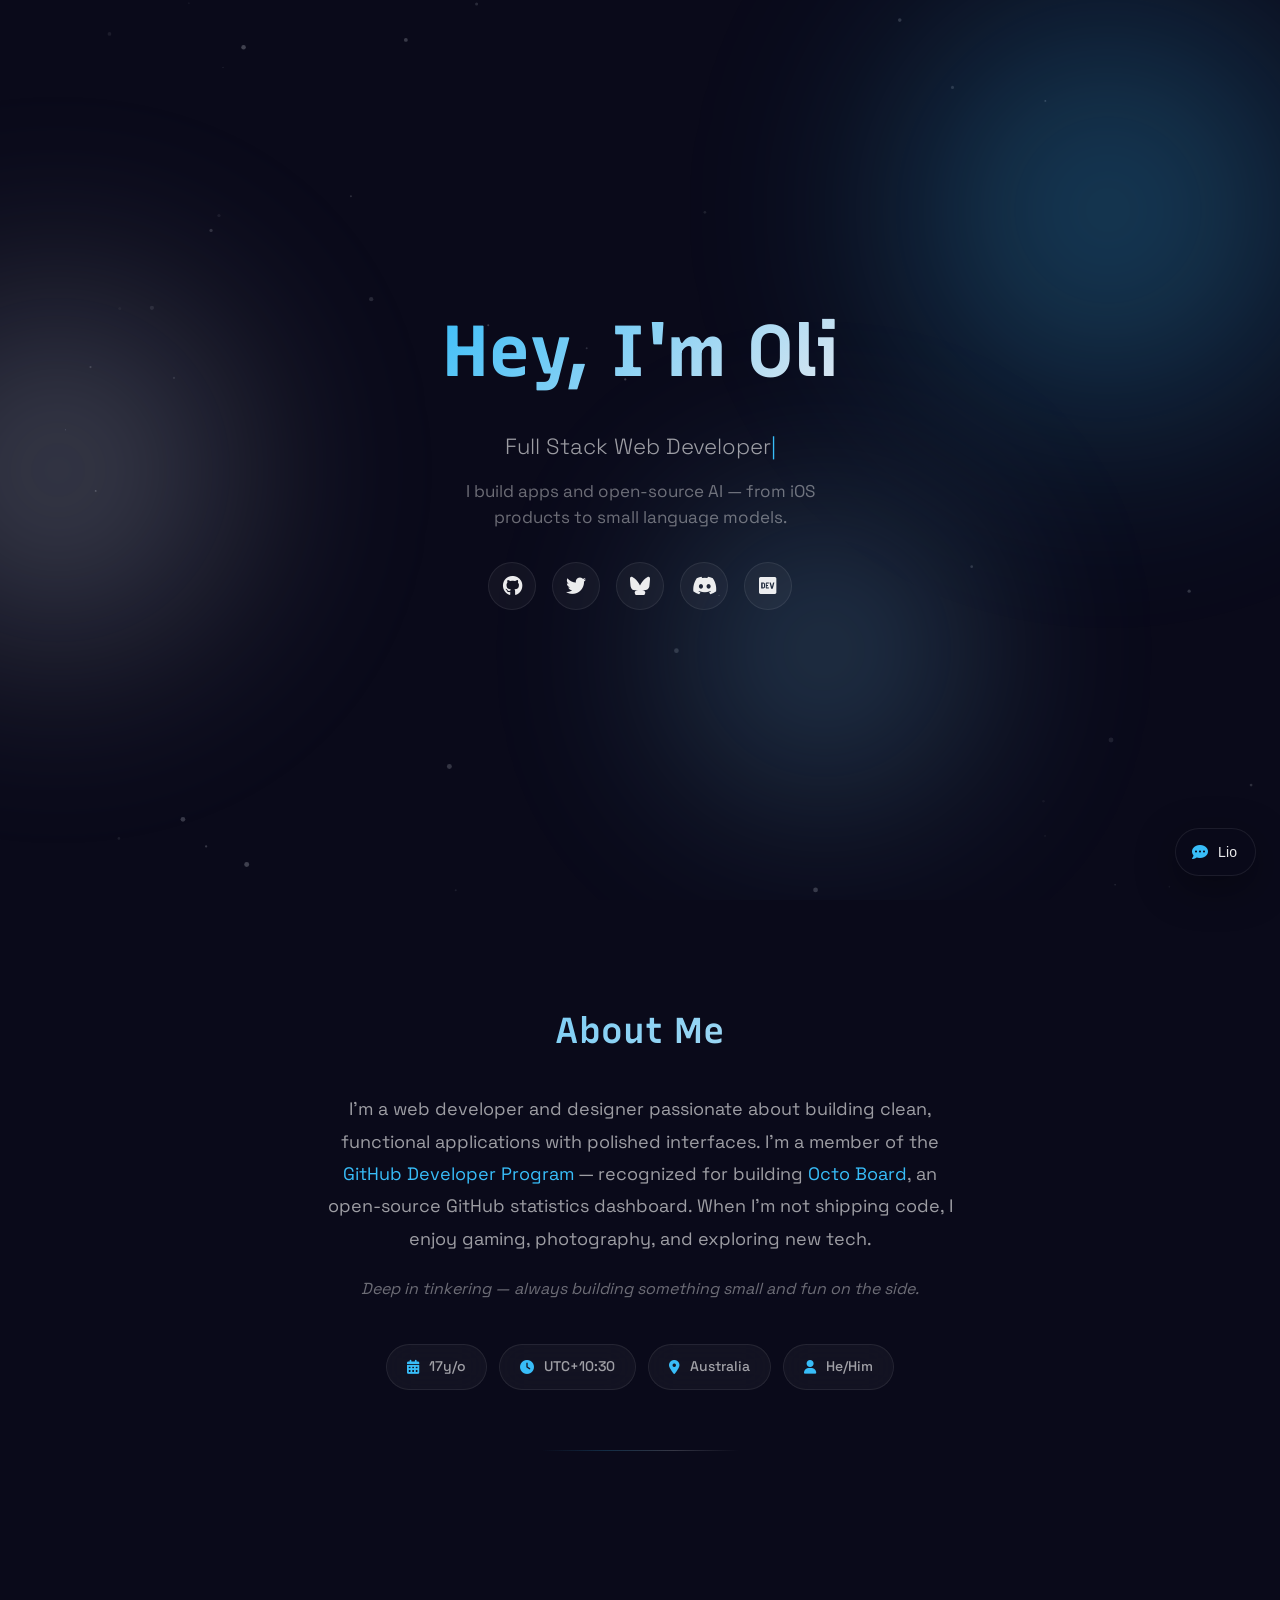
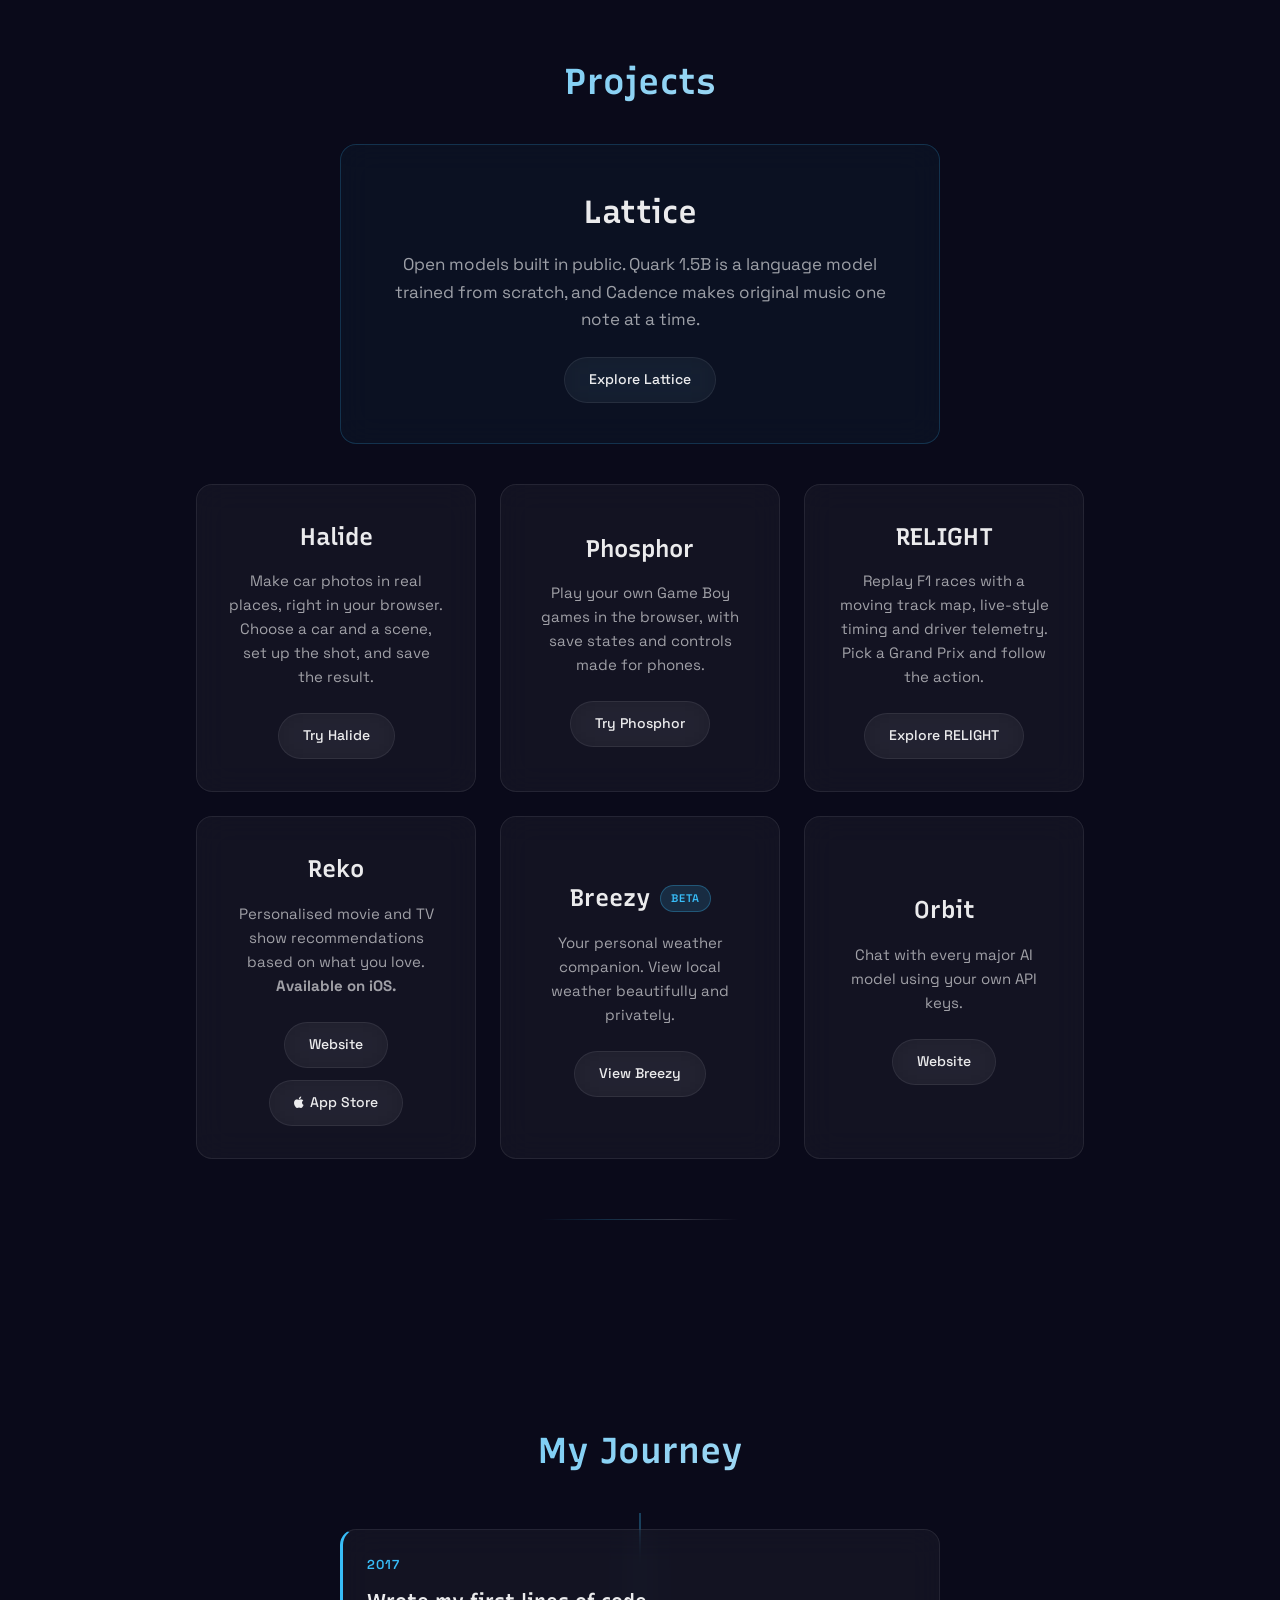
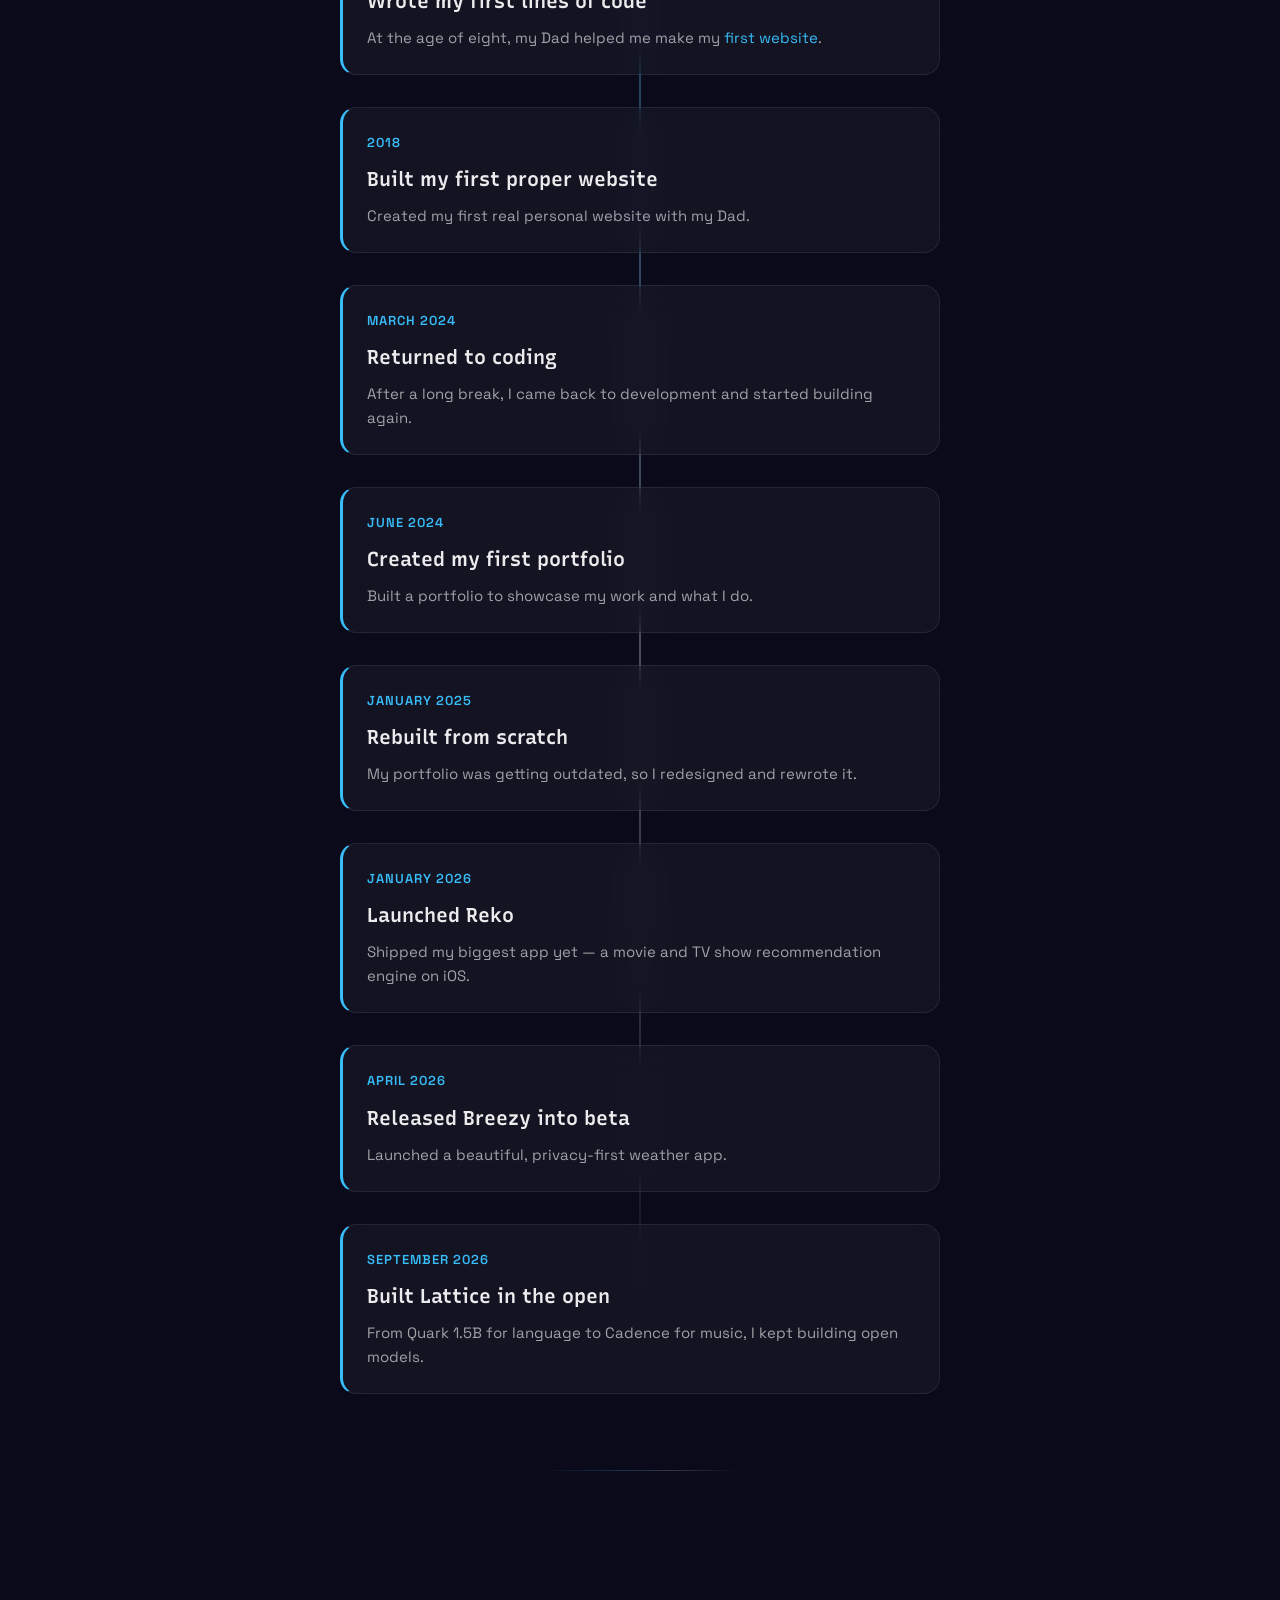
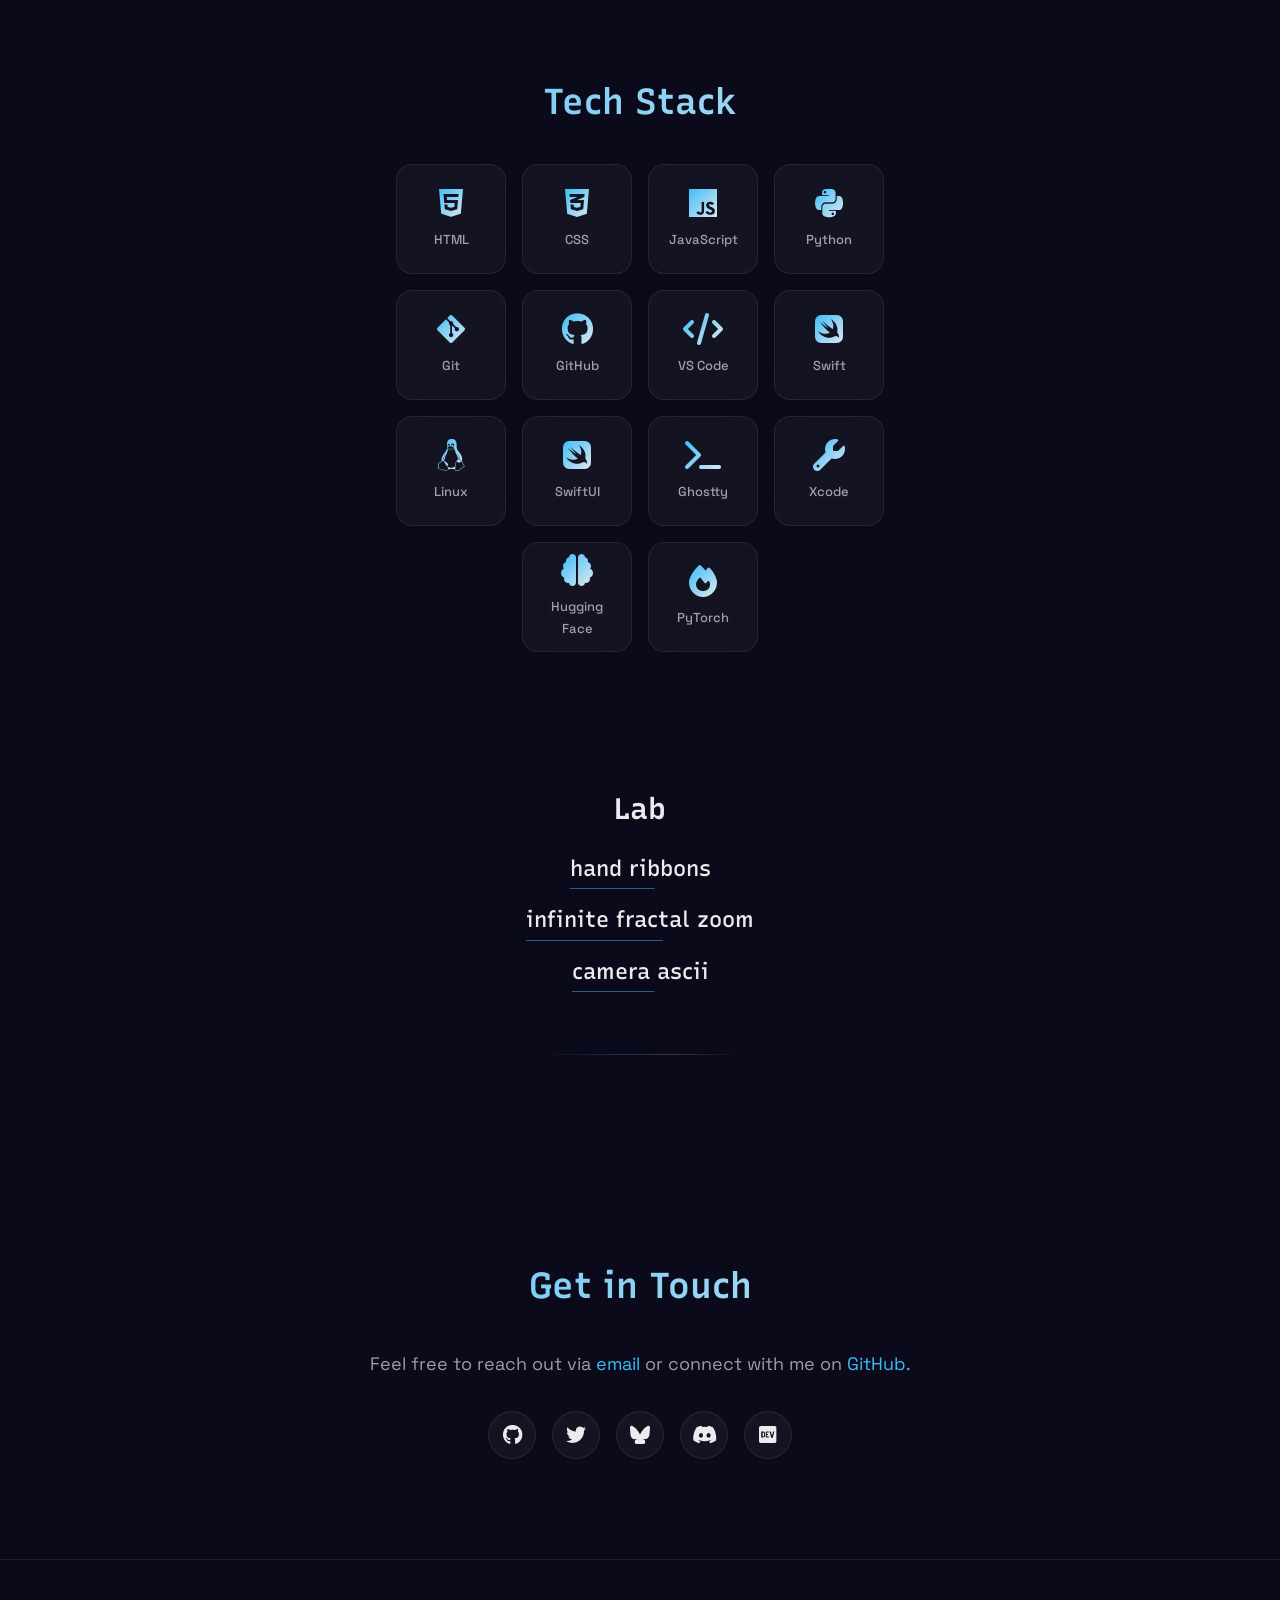
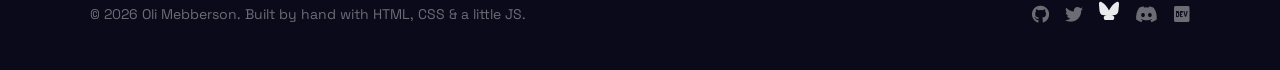
<file: index.html>
<!DOCTYPE html>
<html lang="en">

<head>
    <meta charset="UTF-8">
    <meta name="viewport" content="width=device-width, initial-scale=1.0">
    <meta name="description" content="Portfolio of Oli Mebberson, a web developer and designer.">
    <meta name="keywords" content="web development, design, portfolio, Oli Mebberson">
    <meta property="og:title" content="Oli Mebberson | Portfolio">
    <meta property="og:description" content="Web developer and designer building clean, functional applications. Creator of Reko and Breezy.">
    <meta property="og:url" content="https://oli.mebberson.com/">
    <meta property="og:type" content="website">
    <meta name="twitter:card" content="summary_large_image">
    <meta name="twitter:title" content="Oli Mebberson | Portfolio">
    <meta name="twitter:description" content="Web developer and designer building clean, functional applications.">
    <link rel="canonical" href="https://oli.mebberson.com/">
    <title>Oli Mebberson | Portfolio</title>
    <link rel="preconnect" href="https://fonts.googleapis.com">
    <link rel="preconnect" href="https://fonts.gstatic.com" crossorigin>
    <link href="https://fonts.googleapis.com/css2?family=Recursive:wght@400;600;700&family=Space+Grotesk:wght@300;400;500;600;700&display=swap" rel="stylesheet">
    <link rel="stylesheet" href="styles.css">
    <link href="https://cdnjs.cloudflare.com/ajax/libs/font-awesome/6.5.1/css/all.min.css" rel="stylesheet">
    <link rel="icon" href="images/favicon.png?v=2" type="image/png">
</head>

<body>
    <div id="loader" class="loader">
        <div class="loader-spinner"></div>
    </div>

    <div id="toast" class="toast">Copied!</div>

    <div id="scroll-progress"></div>

    <canvas id="particles"></canvas>

    <nav id="navbar" class="navbar">
        <div class="nav-inner">
            <a href="#hero" class="nav-logo">OM</a>
            <div class="nav-links">
                <a href="#about" class="nav-link">About</a>
                <a href="#projects" class="nav-link">Projects</a>
                <a href="#timeline" class="nav-link">Journey</a>
                <a href="#tech-stack" class="nav-link">Tech</a>
                <a href="#contact" class="nav-link">Contact</a>
            </div>
            <button class="nav-toggle" aria-label="Toggle navigation">
                <span></span>
                <span></span>
                <span></span>
            </button>
        </div>
        <div class="nav-mobile">
            <a href="#about" class="nav-link">About</a>
            <a href="#projects" class="nav-link">Projects</a>
            <a href="#timeline" class="nav-link">Journey</a>
            <a href="#tech-stack" class="nav-link">Tech</a>
            <a href="#contact" class="nav-link">Contact</a>
        </div>
    </nav>

    <div class="orbs" aria-hidden="true">
        <div class="orb-parallax orb-parallax-1">
            <div class="orb orb-1"></div>
        </div>
        <div class="orb-parallax orb-parallax-2">
            <div class="orb orb-2"></div>
        </div>
        <div class="orb-parallax orb-parallax-3">
            <div class="orb orb-3"></div>
        </div>
    </div>

    <header>
        <section id="hero">
            <div class="hero-content">
                <h1>Hey, I'm Oli</h1>
                <p class="hero-typed"><span id="typed-text"></span><span class="typed-cursor">|</span></p>
                <p class="hero-tagline">I build apps and open-source AI — from iOS products to small language models.</p>
                <nav class="social-links">
                    <a href="https://github.com/olii-dev" target="_blank" class="social-link" aria-label="GitHub">
                        <i class="fab fa-github"></i>
                    </a>
                    <a href="https://twitter.com/olii_dev" target="_blank" class="social-link" aria-label="Twitter">
                        <i class="fab fa-twitter"></i>
                    </a>
                    <a href="https://bsky.app/profile/funnylollypop.bsky.social" target="_blank" class="social-link" aria-label="Bluesky">
                        <svg class="social-icon" viewBox="0 0 64 57" fill="currentColor" xmlns="http://www.w3.org/2000/svg"><path d="M13.873 3.805C21.21 9.332 29.103 20.537 32 26.55c2.897-6.013 10.79-17.218 18.127-22.745C56.965-2.284 64-4.436 64 6.13c0 2.566-1.468 21.533-2.326 24.63C59.18 40.79 48.438 43.73 38.265 41.14c10.932 1.89 13.686 7.724 7.69 15.858L32 57l-13.955-.002c-5.996-8.134-3.242-13.968 7.69-15.858-15.173 2.59-20.915-.35-23.409-10.38C1.468 27.663 0 8.696 0 6.13 0-4.436 7.035-2.284 13.873 3.805z"/></svg>
                    </a>
                    <a href="https://discord.gg/Trxcqusfgc" target="_blank" class="social-link" aria-label="Discord">
                        <i class="fab fa-discord"></i>
                    </a>
                    <a href="https://dev.to/oliidev" target="_blank" class="social-link" aria-label="Dev.to">
                        <i class="fab fa-dev"></i>
                    </a>
                </nav>
            </div>
        </section>
    </header>

    <main>
        <section id="about" class="section">
            <h2 class="reveal">About Me</h2>
            <p class="reveal">I'm a web developer and designer passionate about building clean, functional applications with
                polished interfaces. I'm a member of the <a
                    href="https://docs.github.com/en/get-started/exploring-integrations/github-developer-program"
                    target="_blank" class="fancy-underline">GitHub Developer Program</a> — recognized for building <a
                    href="https://olii-dev.github.io/Octo-Board/" target="_blank"
                    class="fancy-underline">Octo Board</a>, an open-source GitHub
                statistics dashboard. When I'm not shipping code, I enjoy gaming, photography, and exploring new tech.</p>
            <p class="reveal about-tinker">Deep in tinkering — always building something small and fun on the side.</p>
            <div class="pill-container reveal" data-stagger="80">
                <div class="pill">
                    <i class="fas fa-calendar-alt"></i>
                    <span>17y/o</span>
                </div>
                <div class="pill">
                    <i class="fas fa-clock"></i>
                    <span>UTC+10:30</span>
                </div>
                <div class="pill">
                    <i class="fas fa-map-marker-alt"></i>
                    <span>Australia</span>
                </div>
                <div class="pill">
                    <i class="fa-solid fa-user"></i>
                    <span>He/Him</span>
                </div>
            </div>
        </section>

        <section id="projects" class="section">
            <h2 class="reveal">Projects</h2>
            <div class="projects-container" data-stagger="100">
                <div class="featured-wrapper reveal">
                    <article class="project featured">
                        <a href="https://lattice.mebbo.cloud/" class="project-card-link" aria-label="Explore Lattice"></a>
                        <h3>Lattice</h3>
                        <p>Open models built in public. Quark 1.5B is a language model trained from scratch, and Cadence makes original music one note at a time.</p>
                        <div class="project-links">
                            <a href="https://lattice.mebbo.cloud/" class="project-link">Explore Lattice</a>
                        </div>
                    </article>
                </div>
                <article class="project reveal">
                    <a href="https://halide.mebbo.cloud/" class="project-card-link" aria-label="Try Halide"></a>
                    <h3>Halide</h3>
                    <p>Make car photos in real places, right in your browser. Choose a car and a scene, set up the shot, and save the result.</p>
                    <div class="project-links"><a href="https://halide.mebbo.cloud/" class="project-link">Try Halide</a></div>
                </article>
                <article class="project reveal">
                    <a href="https://phosphor.mebbo.cloud/" class="project-card-link" aria-label="Try Phosphor"></a>
                    <h3>Phosphor</h3>
                    <p>Play your own Game Boy games in the browser, with save states and controls made for phones.</p>
                    <div class="project-links"><a href="https://phosphor.mebbo.cloud/" class="project-link">Try Phosphor</a></div>
                </article>
                <article class="project reveal">
                    <a href="https://relight.mebbo.cloud/" class="project-card-link" aria-label="Explore RELIGHT"></a>
                    <h3>RELIGHT</h3>
                    <p>Replay F1 races with a moving track map, live-style timing and driver telemetry. Pick a Grand Prix and follow the action.</p>
                    <div class="project-links"><a href="https://relight.mebbo.cloud/" class="project-link">Explore RELIGHT</a></div>
                </article>
                <article class="project reveal">
                    <a href="projects/reko/" class="project-card-link" aria-label="Reko case study"></a>
                    <h3>Reko</h3>
                    <p>Personalised movie and TV show recommendations based on what you love.
                        <b>Available on iOS.</b></p>
                    <div class="project-links">
                        <a href="https://olii-dev.github.io/reko-site/" target="_blank"
                            class="project-link">Website</a>
                        <a href="https://apps.apple.com/us/app/reko/id6756222907" target="_blank"
                            class="project-link">
                            <i class="fab fa-apple"></i> App Store
                        </a>
                    </div>
                </article>
                <article class="project reveal">
                    <a href="projects/breezy/" class="project-card-link" aria-label="Breezy case study"></a>
                    <h3>Breezy <span class="badge">Beta</span></h3>
                    <p>Your personal weather companion. View local weather beautifully and privately.</p>
                    <a href="https://olii-dev.github.io/breezy-site/" target="_blank"
                        class="project-link">View Breezy</a>
                </article>
                <article class="project reveal">
                    <a href="projects/orbit/" class="project-card-link" aria-label="Orbit case study"></a>
                    <h3>Orbit</h3>
                    <p>Chat with every major AI model using your own API keys.</p>
                    <a href="https://orbitthe.cloud/" target="_blank" class="project-link">Website</a>
                </article>
            </div>
        </section>

        <section id="timeline" class="section">
            <h2 class="reveal">My Journey</h2>
            <div class="timeline-container" data-stagger="100">
                <div class="timeline-item reveal">
                    <div class="timeline-content">
                        <span class="timeline-date">2017</span>
                        <h3>Wrote my first lines of code</h3>
                        <p>At the age of eight, my Dad helped me make my <a
                                href="https://olimebberson.github.io/olidraw/" target="_blank"
                                class="fancy-underline">first website</a>.</p>
                        <div class="timeline-extra">
                            <p>I had so much fun on this project with my Dad and it sparked something in me. That was
                                over eight years ago!</p>
                        </div>
                    </div>
                </div>
                <div class="timeline-item reveal">
                    <div class="timeline-content">
                        <span class="timeline-date">2018</span>
                        <h3>Built my first proper website</h3>
                        <p>Created my first real personal website with my Dad.</p>
                        <div class="timeline-extra">
                            <p>Working on <a href="https://olimebberson.github.io/www/index.html" target="_blank"
                                    class="fancy-underline">this site</a> with my Dad was an amazing experience — the
                                feeling of building something together was unforgettable.</p>
                        </div>
                    </div>
                </div>
                <div class="timeline-item reveal">
                    <div class="timeline-content">
                        <span class="timeline-date">March 2024</span>
                        <h3>Returned to coding</h3>
                        <p>After a long break, I came back to development and started building again.</p>
                        <div class="timeline-extra">
                            <p>I started with a SwiftUI app called 'Sliffer' — a place to find iOS Shortcuts. <a
                                    href="https://olii-dev.github.io/sliffer/" target="_blank"
                                    class="fancy-underline">Check it out</a>.</p>
                        </div>
                    </div>
                </div>
                <div class="timeline-item reveal">
                    <div class="timeline-content">
                        <span class="timeline-date">June 2024</span>
                        <h3>Created my first portfolio</h3>
                        <p>Built a portfolio to showcase my work and what I do.</p>
                        <div class="timeline-extra">
                            <p>My first real attempt at putting myself out there as a developer.</p>
                        </div>
                    </div>
                </div>
                <div class="timeline-item reveal">
                    <div class="timeline-content">
                        <span class="timeline-date">January 2025</span>
                        <h3>Rebuilt from scratch</h3>
                        <p>My portfolio was getting outdated, so I redesigned and rewrote it.</p>
                        <div class="timeline-extra">
                            <p>Simplified the design and focused on what matters — clean presentation of my work.</p>
                        </div>
                    </div>
                </div>
                <div class="timeline-item reveal">
                    <div class="timeline-content">
                        <span class="timeline-date">January 2026</span>
                        <h3>Launched Reko</h3>
                        <p>Shipped my biggest app yet — a movie and TV show recommendation engine on iOS.</p>
                        <div class="timeline-extra">
                            <p>Reko is a personalised recommendation engine for movies and TV shows. I built the entire
                                stack including the iOS app and website. <a
                                    href="https://apps.apple.com/us/app/reko/id6756222907" target="_blank"
                                    class="fancy-underline">Download on the App Store</a>.</p>
                        </div>
                    </div>
                </div>
                <div class="timeline-item reveal">
                    <div class="timeline-content">
                        <span class="timeline-date">April 2026</span>
                        <h3>Released Breezy into beta</h3>
                        <p>Launched a beautiful, privacy-first weather app.</p>
                        <div class="timeline-extra">
                            <p>Breezy is a personal weather companion — clean, private, and currently in beta. <a
                                    href="https://olii-dev.github.io/breezy-site/" target="_blank"
                                    class="fancy-underline">Learn more</a>.</p>
                        </div>
                    </div>
                </div>
                <div class="timeline-item reveal">
                    <div class="timeline-content">
                        <span class="timeline-date">September 2026</span>
                        <h3>Built Lattice in the open</h3>
                        <p>From Quark 1.5B for language to Cadence for music, I kept building open models.</p>
                        <div class="timeline-extra">
                            <p>Quark is a language model I trained from scratch. Cadence makes original music one note at a time.
                                You can try both on the <a href="https://lattice.mebbo.cloud/" target="_blank"
                                    class="fancy-underline">Lattice site</a>.</p>
                        </div>
                    </div>
                </div>
            </div>
        </section>

        <section id="tech-stack" class="section">
            <h2 class="reveal">Tech Stack</h2>
            <div class="tech-stack-container reveal" data-stagger="60">
                <div class="tech-stack-item">
                    <i class="fab fa-html5"></i>
                    <span>HTML</span>
                </div>
                <div class="tech-stack-item">
                    <i class="fab fa-css3-alt"></i>
                    <span>CSS</span>
                </div>
                <div class="tech-stack-item">
                    <i class="fab fa-js"></i>
                    <span>JavaScript</span>
                </div>
                <div class="tech-stack-item">
                    <i class="fab fa-python"></i>
                    <span>Python</span>
                </div>
                <div class="tech-stack-item">
                    <i class="fab fa-git-alt"></i>
                    <span>Git</span>
                </div>
                <div class="tech-stack-item">
                    <i class="fab fa-github"></i>
                    <span>GitHub</span>
                </div>
                <div class="tech-stack-item">
                    <i class="fa fa-code"></i>
                    <span>VS Code</span>
                </div>
                <div class="tech-stack-item">
                    <i class="fa-brands fa-swift"></i>
                    <span>Swift</span>
                </div>
                <div class="tech-stack-item">
                    <i class="fab fa-linux"></i>
                    <span>Linux</span>
                </div>
                <div class="tech-stack-item">
                    <i class="fa-brands fa-swift"></i>
                    <span>SwiftUI</span>
                </div>
                <div class="tech-stack-item">
                    <i class="fas fa-terminal"></i>
                    <span>Ghostty</span>
                </div>
                <div class="tech-stack-item">
                    <i class="fas fa-wrench"></i>
                    <span>Xcode</span>
                </div>
                <div class="tech-stack-item">
                    <i class="fas fa-brain"></i>
                    <span>Hugging Face</span>
                </div>
                <div class="tech-stack-item">
                    <i class="fas fa-fire"></i>
                    <span>PyTorch</span>
                </div>
            </div>

            <div id="lab" class="lab-section" style="margin-top: 72px;">
                <h3 class="reveal" style="font-size: clamp(1.4rem, 3vw, 1.85rem); margin-bottom: 12px;">Lab</h3>
                <ul class="lab-list reveal" data-stagger="60">
                    <li class="reveal"><a href="lab/hand-ribbons/" class="lab-link">hand ribbons</a></li>
                    <li class="reveal"><a href="lab/fractal-zoom/" class="lab-link">infinite fractal zoom</a></li>
                    <li class="reveal"><a href="lab/camera-ascii/" class="lab-link">camera ascii</a></li>
                </ul>
            </div>
        </section>

        <section id="contact" class="section">
            <h2 class="reveal">Get in Touch</h2>
            <p class="reveal">Feel free to reach out via <a href="mailto:oli@mebberson.com"
                    class="fancy-underline" id="email-copy">email</a> or connect with me on <a
                    href="https://github.com/olii-dev" target="_blank" class="fancy-underline">GitHub</a>.</p>
            <div class="social-links reveal" style="margin-top: 30px;">
                <a href="https://github.com/olii-dev" target="_blank" class="social-link" aria-label="GitHub">
                    <i class="fab fa-github"></i>
                </a>
                <a href="https://twitter.com/olii_dev" target="_blank" class="social-link" aria-label="Twitter">
                    <i class="fab fa-twitter"></i>
                </a>
                <a href="https://bsky.app/profile/funnylollypop.bsky.social" target="_blank" class="social-link" aria-label="Bluesky">
                    <svg class="social-icon" viewBox="0 0 64 57" fill="currentColor" xmlns="http://www.w3.org/2000/svg"><path d="M13.873 3.805C21.21 9.332 29.103 20.537 32 26.55c2.897-6.013 10.79-17.218 18.127-22.745C56.965-2.284 64-4.436 64 6.13c0 2.566-1.468 21.533-2.326 24.63C59.18 40.79 48.438 43.73 38.265 41.14c10.932 1.89 13.686 7.724 7.69 15.858L32 57l-13.955-.002c-5.996-8.134-3.242-13.968 7.69-15.858-15.173 2.59-20.915-.35-23.409-10.38C1.468 27.663 0 8.696 0 6.13 0-4.436 7.035-2.284 13.873 3.805z"/></svg>
                </a>
                <a href="https://discord.gg/Trxcqusfgc" target="_blank" class="social-link" aria-label="Discord">
                    <i class="fab fa-discord"></i>
                </a>
                <a href="https://dev.to/oliidev" target="_blank" class="social-link" aria-label="Dev.to">
                    <i class="fab fa-dev"></i>
                </a>
            </div>
        </section>
    </main>

    <footer>
        <div class="footer-inner">
            <p>&copy; 2026 Oli Mebberson. Built by hand with HTML, CSS & a little JS.</p>
            <div class="footer-links">
                <a href="https://github.com/olii-dev" target="_blank" aria-label="GitHub"><i class="fab fa-github"></i></a>
                <a href="https://twitter.com/olii_dev" target="_blank" aria-label="Twitter"><i class="fab fa-twitter"></i></a>
                <a href="https://bsky.app/profile/funnylollypop.bsky.social" target="_blank" aria-label="Bluesky"><svg class="social-icon" viewBox="0 0 64 57" fill="currentColor" xmlns="http://www.w3.org/2000/svg"><path d="M13.873 3.805C21.21 9.332 29.103 20.537 32 26.55c2.897-6.013 10.79-17.218 18.127-22.745C56.965-2.284 64-4.436 64 6.13c0 2.566-1.468 21.533-2.326 24.63C59.18 40.79 48.438 43.73 38.265 41.14c10.932 1.89 13.686 7.724 7.69 15.858L32 57l-13.955-.002c-5.996-8.134-3.242-13.968 7.69-15.858-15.173 2.59-20.915-.35-23.409-10.38C1.468 27.663 0 8.696 0 6.13 0-4.436 7.035-2.284 13.873 3.805z"/></svg></a>
                <a href="https://discord.gg/Trxcqusfgc" target="_blank" aria-label="Discord"><i class="fab fa-discord"></i></a>
                <a href="https://dev.to/oliidev" target="_blank" aria-label="Dev.to"><i class="fab fa-dev"></i></a>
            </div>
        </div>
    </footer>

    <button id="back-to-top" class="back-to-top" aria-label="Back to top">
        <i class="fas fa-arrow-up"></i>
    </button>

    <div id="ask-oli" class="ask-oli" data-api="https://ask-oli.muselet.workers.dev">
        <button type="button" class="ask-oli-fab" aria-label="Chat with Lio" aria-expanded="false" aria-controls="ask-oli-panel">
            <i class="fas fa-comment-dots" aria-hidden="true"></i>
            <span class="ask-oli-fab-label">Lio</span>
        </button>
        <div id="ask-oli-panel" class="ask-oli-panel" hidden>
            <div class="ask-oli-header">
                <div class="ask-oli-title">
                    <span class="ask-oli-name">Lio</span>
                    <span class="ask-oli-model">Ask about Oli &amp; his work</span>
                </div>
                <button type="button" class="ask-oli-close" aria-label="Close chat">
                    <i class="fas fa-times" aria-hidden="true"></i>
                </button>
            </div>
            <div class="ask-oli-messages" role="log" aria-live="polite"></div>
            <form class="ask-oli-form">
                <input type="text" class="ask-oli-input" placeholder="Ask about Oli or his projects…" autocomplete="off" maxlength="500">
                <button type="submit" class="ask-oli-send" aria-label="Send">
                    <i class="fas fa-arrow-up" aria-hidden="true"></i>
                </button>
            </form>
        </div>
    </div>

    <script src="script.js"></script>
</body>

</html>
</file>
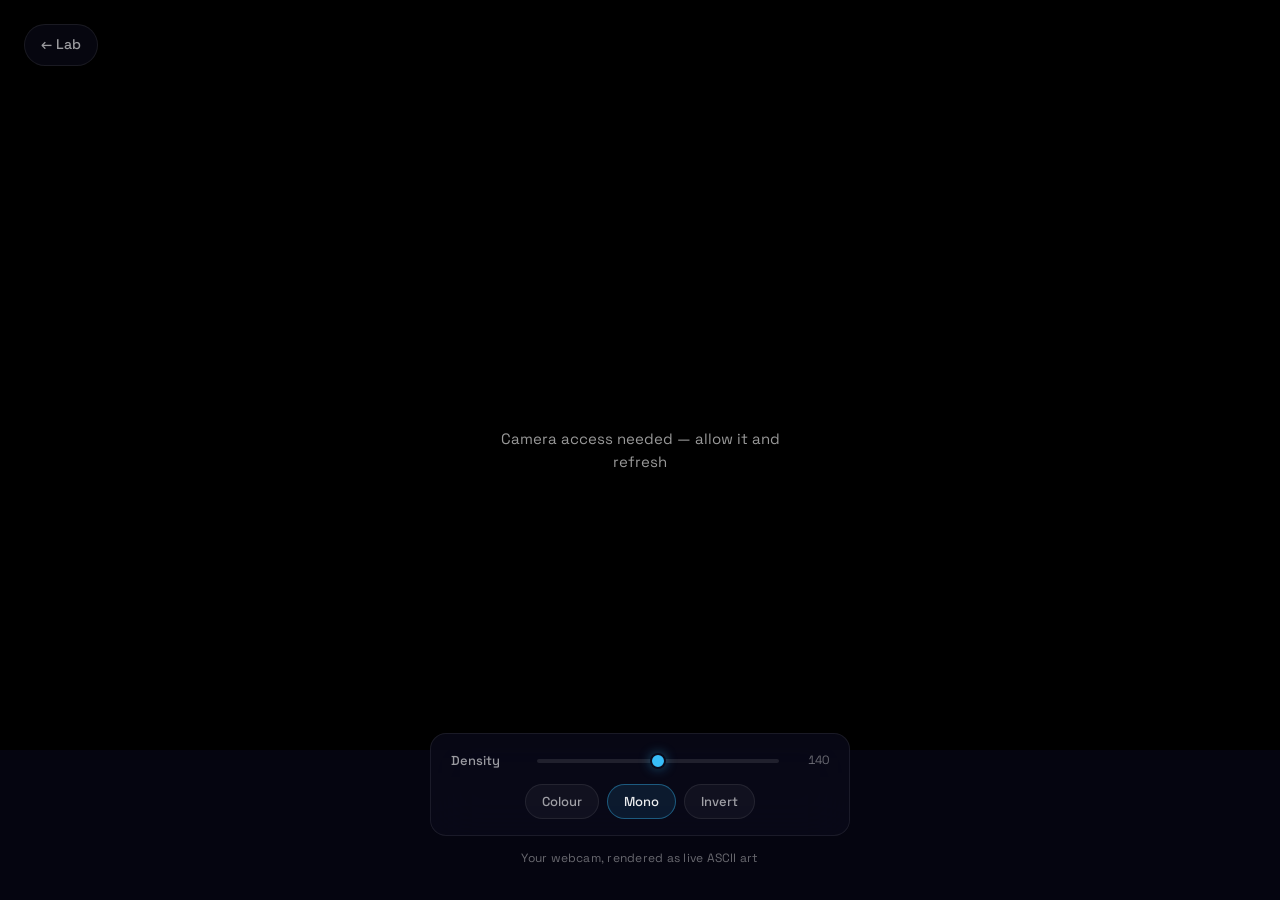
<file: lab/camera-ascii/index.html>
<!DOCTYPE html>
<html lang="en">
<head>
    <meta charset="UTF-8">
    <meta name="viewport" content="width=device-width, initial-scale=1.0">
    <title>Camera ASCII | Lab — Oli Mebberson</title>
    <link rel="preconnect" href="https://fonts.googleapis.com">
    <link rel="preconnect" href="https://fonts.gstatic.com" crossorigin>
    <link href="https://fonts.googleapis.com/css2?family=Recursive:wght@400;600&family=Space+Grotesk:wght@300;400;500&display=swap" rel="stylesheet">
    <link rel="stylesheet" href="../../styles.css">
    <link rel="icon" href="../../images/favicon.png?v=2" type="image/png">
    <style>
        body { background: #050510; overflow: hidden; }
        .lab-canvas-wrap {
            display: flex;
            align-items: stretch;
            justify-content: stretch;
            background: #050510;
            padding-bottom: 150px;
            min-height: 100vh;
        }
        #ascii {
            display: block;
            width: 100%;
            height: calc(100vh - 150px);
            image-rendering: pixelated;
        }
        #preview {
            position: fixed;
            top: 0; left: 0;
            width: 640px; height: 480px;
            opacity: 0; pointer-events: none;
        }
        .lab-status {
            position: fixed; top: 50%; left: 50%;
            transform: translate(-50%, -50%);
            color: var(--text-secondary);
            font-family: var(--font-body);
            font-size: 15px; z-index: 50;
            pointer-events: none;
            text-align: center;
            max-width: 300px;
            line-height: 1.5;
        }
        .lab-status.hidden { opacity: 0; }
    </style>
</head>
<body class="lab-page">
    <a href="../../#lab" class="lab-back">← Lab</a>
    <div class="lab-canvas-wrap">
        <video id="preview" playsinline autoplay muted></video>
        <canvas id="ascii"></canvas>
    </div>
    <p id="status" class="lab-status">Starting camera&hellip;</p>
    <div class="lab-controls">
        <div class="lab-panel">
            <div class="lab-slider-row">
                <span class="lab-slider-label">Density</span>
                <input type="range" class="lab-slider" id="density" min="60" max="220" value="140">
                <span class="lab-slider-value" id="density-val">140</span>
            </div>
            <div class="lab-btn-row">
                <button type="button" class="lab-btn" id="mode-color">Colour</button>
                <button type="button" class="lab-btn active" id="mode-mono">Mono</button>
                <button type="button" class="lab-btn" id="mode-invert">Invert</button>
            </div>
        </div>
        <p class="lab-hint">Your webcam, rendered as live ASCII art</p>
    </div>

    <script>
        const video = document.getElementById('preview');
        const canvas = document.getElementById('ascii');
        const ctx = canvas.getContext('2d', { alpha: false });
        const status = document.getElementById('status');
        const densitySlider = document.getElementById('density');
        const densityVal = document.getElementById('density-val');
        const modeColor = document.getElementById('mode-color');
        const modeMono = document.getElementById('mode-mono');
        const modeInvert = document.getElementById('mode-invert');

        const CHARSET = [
            ' ', '.', '\'', '`', '^', '"', ',', ':', ';', 'I', 'l', '!', 'i', '>', '<', '~', '+', '-', '_',
            '?', ']', '[', '}', '{', '1', ')', '(', '|', '/', 't', 'f', 'j', 'r', 'x', 'n', 'u', 'v',
            'c', 'z', 'X', 'Y', 'U', 'J', 'C', 'L', 'Q', '0', 'O', 'Z', 'm', 'w', 'q', 'p', 'd', 'b', 'k',
            'h', 'a', 'o', '*', '#', 'M', 'W', '&', '8', '%', 'B', '@', '$'
        ];
        const charLUT = new Uint8Array(256);
        for (let i = 0; i < 256; i++) {
            charLUT[i] = Math.min(CHARSET.length - 1, (i * (CHARSET.length - 1) / 255) | 0);
        }

        const off = document.createElement('canvas');
        const offCtx = off.getContext('2d', { willReadFrequently: true });

        let cols = 140, rows = 1, colorMode = 'mono', running = false;
        let cellW = 8, cellH = 14, stream = null;
        let frameSkip = 0;
        let fontSize = 12;

        function setStatus(text, hide) {
            status.textContent = text;
            status.classList.toggle('hidden', !!hide);
        }

        function applyLayout() {
            cols = parseInt(densitySlider.value, 10);
            densityVal.textContent = cols;

            const viewW = Math.max(1, window.innerWidth);
            const viewH = Math.max(1, window.innerHeight - 150);

            // Stretch cells to fill the full viewport — no black bars, no squash
            cellW = viewW / cols;
            // Guess rows from mono aspect, then stretch height to fit exactly
            const approxRows = Math.max(1, Math.round(viewH / (cellW * 1.7)));
            rows = approxRows;
            cellH = viewH / rows;
            fontSize = Math.min(cellW * 1.9, cellH * 0.98);

            off.width = cols;
            off.height = rows;
            canvas.width = viewW;
            canvas.height = viewH;

            ctx.font = 'bold ' + fontSize + 'px ui-monospace, SFMono-Regular, Menlo, Consolas, monospace';
            ctx.textBaseline = 'top';
            ctx.textAlign = 'left';
        }

        function lum(r, g, b) {
            return Math.min(255, Math.max(0, (0.299 * r + 0.587 * g + 0.114 * b) | 0));
        }

        function sampleVideo() {
            const vw = video.videoWidth;
            const vh = video.videoHeight;
            if (!vw || !vh) return null;

            // Cover crop to grid aspect so face isn't squished
            const targetAspect = cols / rows;
            const videoAspect = vw / vh;
            let sx, sy, sw, sh;
            if (videoAspect > targetAspect) {
                sh = vh;
                sw = vh * targetAspect;
                sx = (vw - sw) * 0.5;
                sy = 0;
            } else {
                sw = vw;
                sh = vw / targetAspect;
                sx = 0;
                sy = (vh - sh) * 0.5;
            }
            // Mirror horizontally so it matches a normal camera (not selfie-reversed)
            offCtx.save();
            offCtx.translate(cols, 0);
            offCtx.scale(-1, 1);
            offCtx.drawImage(video, sx, sy, sw, sh, 0, 0, cols, rows);
            offCtx.restore();
            return offCtx.getImageData(0, 0, cols, rows).data;
        }

        function drawFrame() {
            if (!cols || !rows || video.readyState < 2) return;

            const data = sampleVideo();
            if (!data) return;

            ctx.fillStyle = '#050510';
            ctx.fillRect(0, 0, canvas.width, canvas.height);
            ctx.font = 'bold ' + fontSize + 'px ui-monospace, SFMono-Regular, Menlo, Consolas, monospace';
            ctx.textBaseline = 'top';

            if (colorMode === 'color') {
                const step = cols * rows > 10000 ? 2 : 1;
                for (let y = 0; y < rows; y++) {
                    const py = y * cellH;
                    for (let x = 0; x < cols; x += step) {
                        const i = (y * cols + x) * 4;
                        const r = data[i];
                        const g = data[i + 1];
                        const b = data[i + 2];
                        ctx.fillStyle = 'rgb(' + r + ',' + g + ',' + b + ')';
                        ctx.fillText(CHARSET[charLUT[lum(r, g, b)]], x * cellW, py);
                    }
                }
                return;
            }

            for (let y = 0; y < rows; y++) {
                let line = '';
                let sum = 0;
                for (let x = 0; x < cols; x++) {
                    const i = (y * cols + x) * 4;
                    let bright = lum(data[i], data[i + 1], data[i + 2]);
                    if (colorMode === 'invert') bright = 255 - bright;
                    sum += bright;
                    line += CHARSET[charLUT[bright]];
                }
                const avg = (sum / cols * 0.85) | 0;
                ctx.fillStyle = 'rgb(' + avg + ',' + avg + ',' + Math.min(255, avg + 35) + ')';
                ctx.fillText(line, 0, y * cellH);
            }
        }

        function render() {
            if (!running) return;
            requestAnimationFrame(render);
            frameSkip++;
            const budget = cols * rows;
            if (colorMode === 'color' && budget > 7000 && frameSkip % 2 !== 0) return;
            if (budget > 12000 && frameSkip % 2 !== 0) return;
            drawFrame();
        }

        function setColorMode(mode) {
            colorMode = mode;
            modeColor.classList.toggle('active', mode === 'color');
            modeMono.classList.toggle('active', mode === 'mono');
            modeInvert.classList.toggle('active', mode === 'invert');
            applyLayout();
            drawFrame();
        }

        densitySlider.addEventListener('input', () => {
            applyLayout();
            drawFrame();
        });
        window.addEventListener('resize', () => {
            applyLayout();
            if (running) drawFrame();
        });
        modeColor.addEventListener('click', () => setColorMode('color'));
        modeMono.addEventListener('click', () => setColorMode('mono'));
        modeInvert.addEventListener('click', () => setColorMode('invert'));

        async function init() {
            if (!navigator.mediaDevices || !navigator.mediaDevices.getUserMedia) {
                setStatus('Camera API not available — use HTTPS or localhost');
                return;
            }

            setStatus('Requesting camera…');
            stream = await navigator.mediaDevices.getUserMedia({
                video: { facingMode: 'user', width: { ideal: 1280 }, height: { ideal: 720 } },
                audio: false
            });
            video.srcObject = stream;
            video.playsInline = true;
            video.muted = true;
            await video.play();

            await new Promise((resolve, reject) => {
                const ready = () => {
                    if (video.videoWidth > 0 && video.videoHeight > 0) resolve();
                };
                if (video.readyState >= 2) return ready();
                video.addEventListener('loadeddata', ready, { once: true });
                video.addEventListener('error', () => reject(new Error('video error')), { once: true });
                setTimeout(() => reject(new Error('video timeout')), 10000);
            });

            applyLayout();
            running = true;
            setStatus('', true);
            render();
        }

        document.addEventListener('visibilitychange', () => {
            running = !document.hidden;
            if (running) render();
        });
        window.addEventListener('pagehide', () => {
            running = false;
            if (stream) stream.getTracks().forEach((t) => t.stop());
        });

        init().catch((err) => {
            console.error(err);
            setStatus('Camera access needed — allow it and refresh');
        });
    </script>
</body>
</html>
</file>
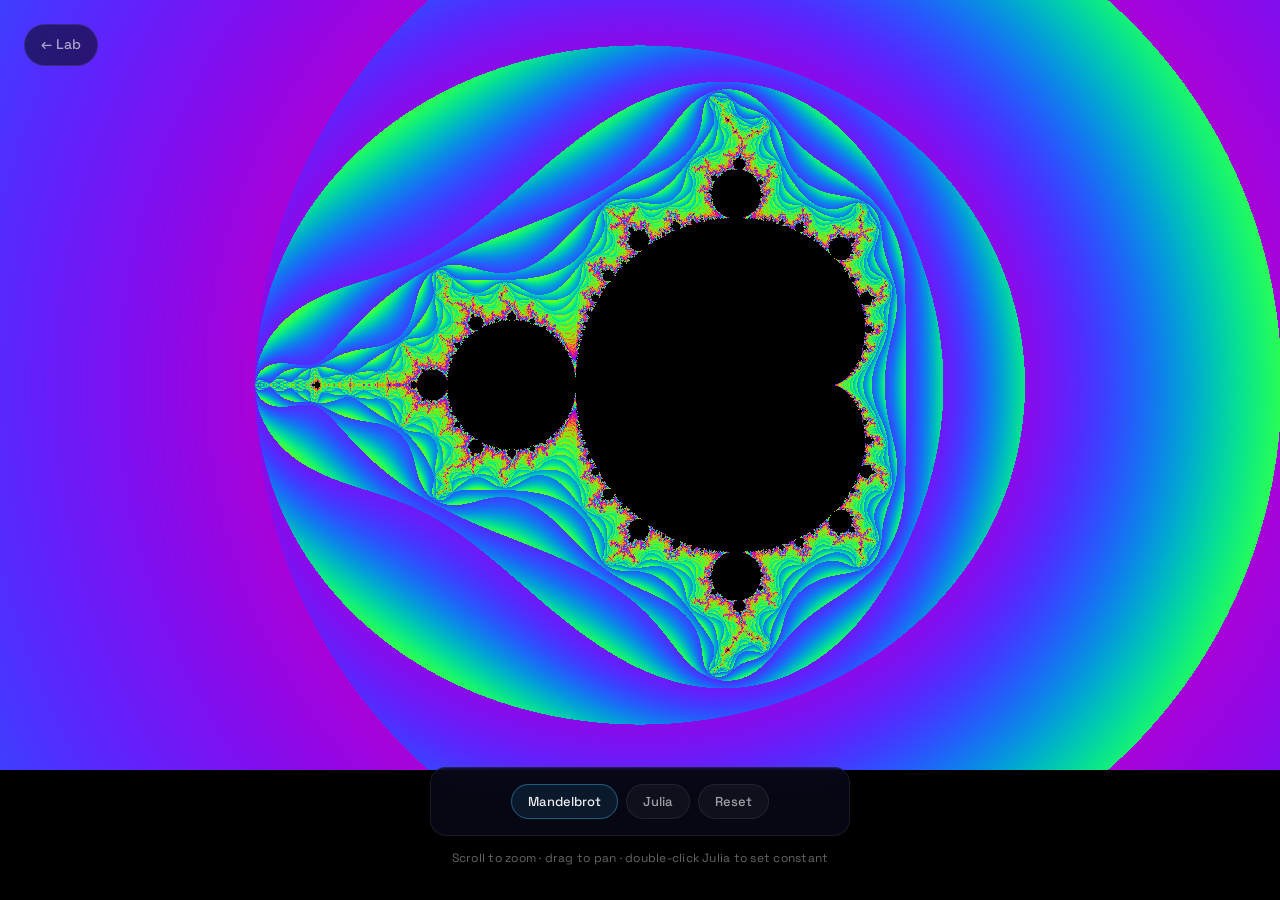
<file: lab/fractal-zoom/index.html>
<!DOCTYPE html>
<html lang="en">
<head>
    <meta charset="UTF-8">
    <meta name="viewport" content="width=device-width, initial-scale=1.0">
    <title>Fractal Zoom | Lab — Oli Mebberson</title>
    <link rel="preconnect" href="https://fonts.googleapis.com">
    <link rel="preconnect" href="https://fonts.gstatic.com" crossorigin>
    <link href="https://fonts.googleapis.com/css2?family=Recursive:wght@400;600&family=Space+Grotesk:wght@300;400;500&display=swap" rel="stylesheet">
    <link rel="stylesheet" href="../../styles.css">
    <link rel="icon" href="../../images/favicon.png?v=2" type="image/png">
    <style>
        body { background: #000; overflow: hidden; }
        .lab-canvas-wrap {
            background: #000;
            padding-bottom: 130px;
            min-height: 100vh;
        }
        #canvas {
            display: block;
            width: 100vw;
            height: calc(100vh - 130px);
            cursor: grab;
            touch-action: none;
        }
        #canvas.dragging { cursor: grabbing; }
    </style>
</head>
<body class="lab-page">
    <a href="../../#lab" class="lab-back">← Lab</a>
    <div class="lab-canvas-wrap">
        <canvas id="canvas" class="lab-canvas-fill"></canvas>
    </div>
    <div class="lab-controls">
        <div class="lab-panel">
            <div class="lab-btn-row">
                <button type="button" class="lab-btn active" id="mode-mandelbrot">Mandelbrot</button>
                <button type="button" class="lab-btn" id="mode-julia">Julia</button>
                <button type="button" class="lab-btn" id="reset-btn">Reset</button>
            </div>
        </div>
        <p class="lab-hint" id="hint">Scroll to zoom · drag to pan · double-click Julia to set constant</p>
    </div>

    <script>
        const canvas = document.getElementById('canvas');
        const gl = canvas.getContext('webgl', { antialias: false, powerPreference: 'high-performance' });
        const hint = document.getElementById('hint');
        const modeMandelbrot = document.getElementById('mode-mandelbrot');
        const modeJulia = document.getElementById('mode-julia');
        const resetBtn = document.getElementById('reset-btn');

        // No hard zoom-in floor — float32 + double-double centre keeps going until precision dies
        const MAX_SCALE = 4;
        const WHEEL_FACTOR = 1.12;

        if (!gl) {
            hint.textContent = 'WebGL not available in this browser';
        } else {
            const vs = 'attribute vec2 p;void main(){gl_Position=vec4(p,0,1);}';
            // Centre kept in JS float64 and split hi/lo for the GPU
            const fs = `
                precision highp float;
                uniform vec2 u_res;
                uniform vec2 u_center_hi;
                uniform vec2 u_center_lo;
                uniform float u_scale;
                uniform float u_mode;
                uniform vec2 u_julia;
                uniform float u_iters;

                void main() {
                    vec2 uv = (gl_FragCoord.xy / u_res - 0.5) * vec2(u_res.x / u_res.y, 1.0) * u_scale * 2.0;
                    vec2 c = (u_center_hi + u_center_lo) + uv;
                    vec2 z = u_mode < 0.5 ? vec2(0.0) : c;
                    vec2 k = u_mode < 0.5 ? c : u_julia;
                    float n = 0.0;
                    float maxI = u_iters;
                    for (int i = 0; i < 1200; i++) {
                        if (float(i) >= maxI) break;
                        if (dot(z, z) > 4.0) break;
                        z = vec2(z.x * z.x - z.y * z.y, 2.0 * z.x * z.y) + k;
                        n = float(i);
                    }
                    if (n >= maxI - 1.0) {
                        gl_FragColor = vec4(0.0);
                        return;
                    }
                    float t = fract(n * 0.035 + length(z) * 0.1);
                    vec3 col = 0.5 + 0.5 * cos(6.28318 * (vec3(0.0, 0.33, 0.67) + t));
                    gl_FragColor = vec4(col, 1.0);
                }
            `;

            function compile(type, src) {
                const s = gl.createShader(type);
                gl.shaderSource(s, src);
                gl.compileShader(s);
                return s;
            }

            const prog = gl.createProgram();
            gl.attachShader(prog, compile(gl.VERTEX_SHADER, vs));
            gl.attachShader(prog, compile(gl.FRAGMENT_SHADER, fs));
            gl.linkProgram(prog);
            gl.useProgram(prog);

            const buf = gl.createBuffer();
            gl.bindBuffer(gl.ARRAY_BUFFER, buf);
            gl.bufferData(gl.ARRAY_BUFFER, new Float32Array([-1,-1, 1,-1, -1,1, 1,1]), gl.STATIC_DRAW);
            const loc = gl.getAttribLocation(prog, 'p');
            gl.enableVertexAttribArray(loc);
            gl.vertexAttribPointer(loc, 2, gl.FLOAT, false, 0, 0);

            const uRes = gl.getUniformLocation(prog, 'u_res');
            const uCenterHi = gl.getUniformLocation(prog, 'u_center_hi');
            const uCenterLo = gl.getUniformLocation(prog, 'u_center_lo');
            const uScale = gl.getUniformLocation(prog, 'u_scale');
            const uMode = gl.getUniformLocation(prog, 'u_mode');
            const uJulia = gl.getUniformLocation(prog, 'u_julia');
            const uIters = gl.getUniformLocation(prog, 'u_iters');

            let mode = 0;
            // Keep centre in JS float64, split for GPU
            let centerX = -0.5;
            let centerY = 0;
            let scale = 1.5;
            let julia = { x: -0.8, y: 0.156 };
            let drag = false;
            let dragStart = null;
            let centerStartX = 0;
            let centerStartY = 0;
            let activePointer = null;

            function split(v) {
                const hi = Math.fround(v);
                return { hi, lo: v - hi };
            }

            function resize() {
                canvas.width = window.innerWidth;
                canvas.height = Math.max(200, window.innerHeight - 130);
                gl.viewport(0, 0, canvas.width, canvas.height);
                draw();
            }

            function draw() {
                const sx = split(centerX);
                const sy = split(centerY);
                // More iterations as you zoom in so detail doesn't turn black
                const zoom = 1 / Math.max(scale, 1e-30);
                const iters = Math.min(1200, Math.floor(180 + Math.log2(zoom + 1) * 55));

                gl.uniform2f(uRes, canvas.width, canvas.height);
                gl.uniform2f(uCenterHi, sx.hi, sy.hi);
                gl.uniform2f(uCenterLo, sx.lo, sy.lo);
                gl.uniform1f(uScale, scale);
                gl.uniform1f(uMode, mode);
                gl.uniform2f(uJulia, julia.x, julia.y);
                gl.uniform1f(uIters, iters);
                gl.drawArrays(gl.TRIANGLE_STRIP, 0, 4);
            }

            function screenToComplex(sx, sy) {
                const aspect = canvas.width / canvas.height;
                return {
                    x: centerX + (sx / canvas.width - 0.5) * scale * aspect * 2,
                    y: centerY + (sy / canvas.height - 0.5) * scale * 2
                };
            }

            function zoomAt(sx, sy, factor) {
                const before = screenToComplex(sx, sy);
                // No minimum — zoom until float64/GPU give out
                scale = Math.min(MAX_SCALE, Math.max(Number.MIN_VALUE * 1e20, scale * factor));
                const after = screenToComplex(sx, sy);
                centerX += before.x - after.x;
                centerY += before.y - after.y;
                draw();
            }

            function endDrag() {
                drag = false;
                activePointer = null;
                canvas.classList.remove('dragging');
            }

            canvas.addEventListener('wheel', (e) => {
                e.preventDefault();
                const r = canvas.getBoundingClientRect();
                zoomAt(e.clientX - r.left, e.clientY - r.top, e.deltaY > 0 ? WHEEL_FACTOR : 1 / WHEEL_FACTOR);
            }, { passive: false });

            canvas.addEventListener('pointerdown', (e) => {
                drag = true;
                activePointer = e.pointerId;
                dragStart = { x: e.clientX, y: e.clientY };
                centerStartX = centerX;
                centerStartY = centerY;
                canvas.classList.add('dragging');
                canvas.setPointerCapture(e.pointerId);
            });

            canvas.addEventListener('pointermove', (e) => {
                if (!drag || e.pointerId !== activePointer) return;
                const dx = e.clientX - dragStart.x;
                const dy = e.clientY - dragStart.y;
                const aspect = canvas.width / canvas.height;
                centerX = centerStartX + (dx / canvas.width) * scale * aspect * 2;
                centerY = centerStartY + (dy / canvas.height) * scale * 2;
                draw();
            });

            canvas.addEventListener('pointerup', (e) => {
                if (e.pointerId !== activePointer) return;
                endDrag();
            });

            canvas.addEventListener('pointercancel', endDrag);
            canvas.addEventListener('lostpointercapture', endDrag);

            function reset() {
                centerX = -0.5;
                centerY = 0;
                scale = 1.5;
                julia = { x: -0.8, y: 0.156 };
                draw();
            }

            modeMandelbrot.addEventListener('click', () => {
                if (mode === 0) return;
                mode = 0;
                modeMandelbrot.classList.add('active');
                modeJulia.classList.remove('active');
                hint.textContent = 'Scroll to zoom · drag to pan';
                reset();
            });
            modeJulia.addEventListener('click', () => {
                if (mode === 1) return;
                mode = 1;
                modeJulia.classList.add('active');
                modeMandelbrot.classList.remove('active');
                hint.textContent = 'Scroll to zoom · drag to pan · double-click to set Julia constant';
                reset();
            });
            resetBtn.addEventListener('click', reset);

            canvas.addEventListener('dblclick', (e) => {
                if (mode !== 1) return;
                const r = canvas.getBoundingClientRect();
                const c = screenToComplex(e.clientX - r.left, e.clientY - r.top);
                julia.x = c.x;
                julia.y = c.y;
                draw();
            });

            window.addEventListener('resize', resize);
            resize();
        }
    </script>
</body>
</html>
</file>
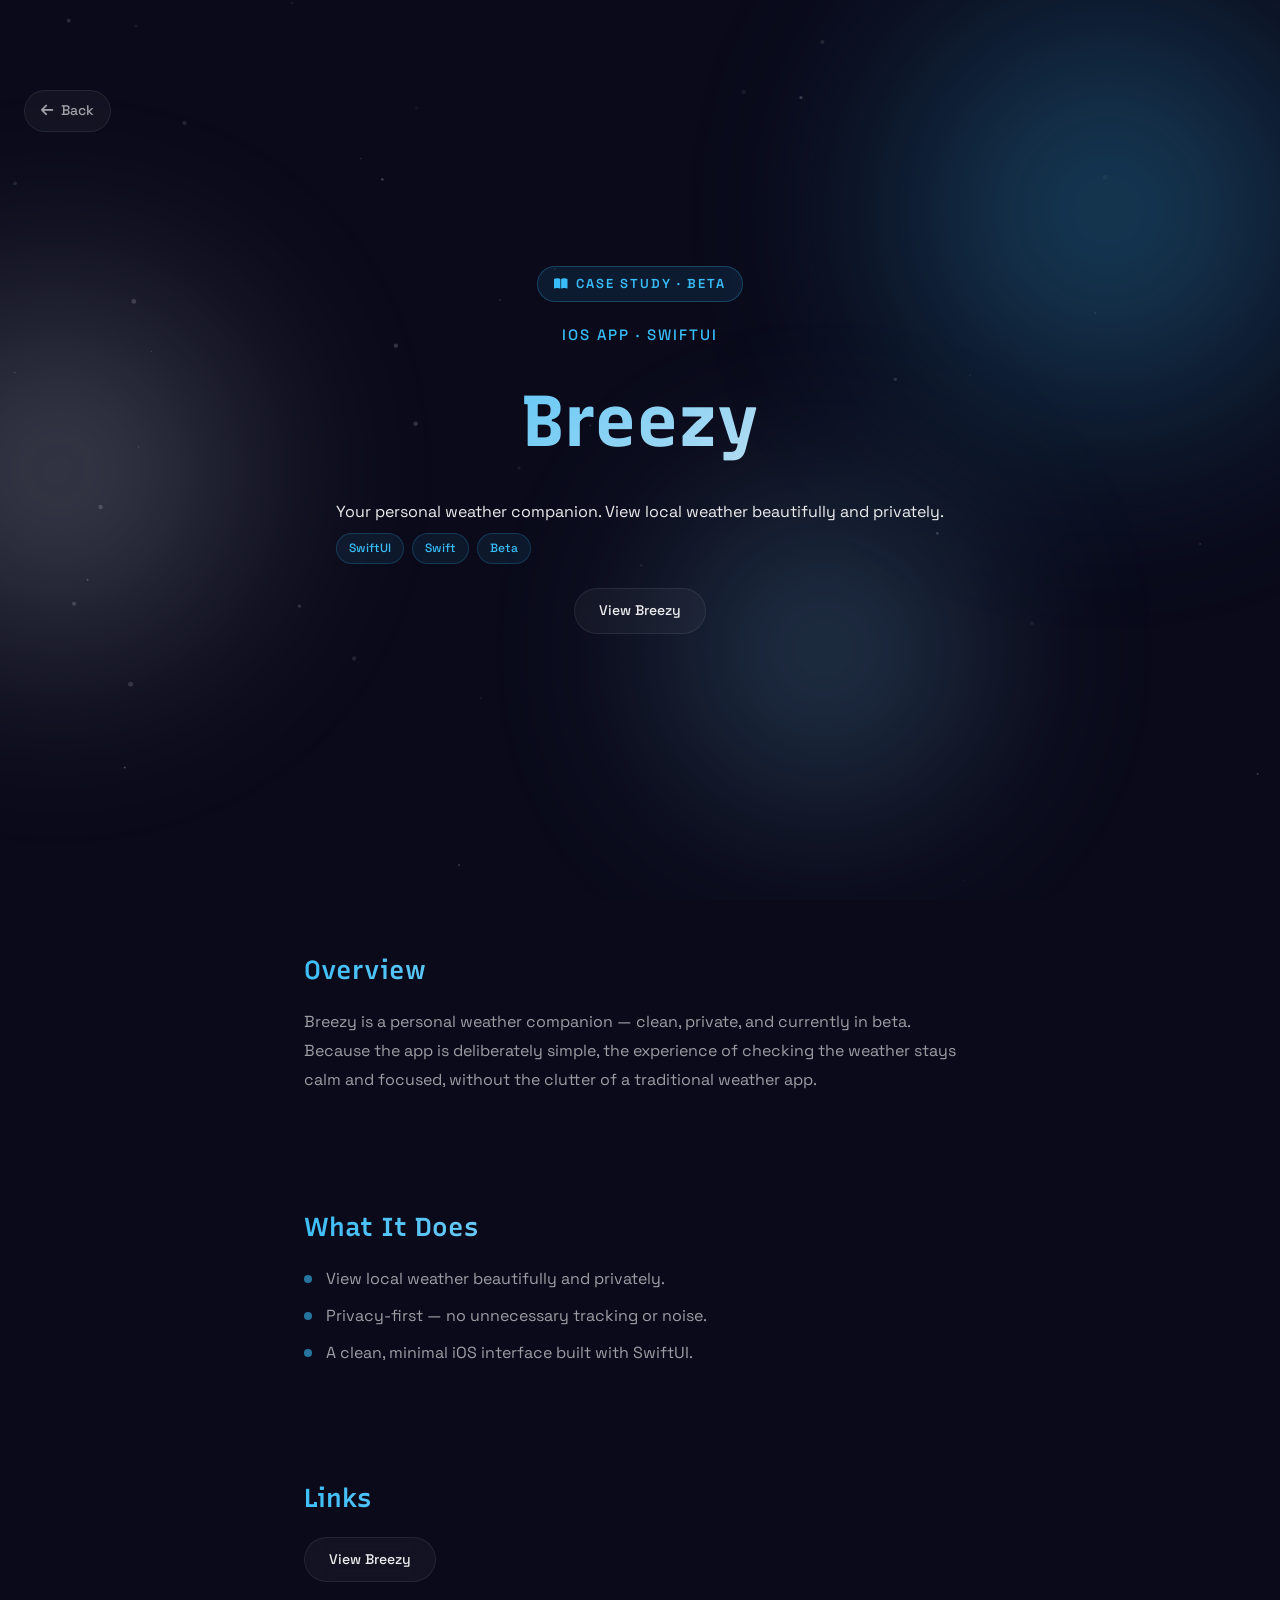
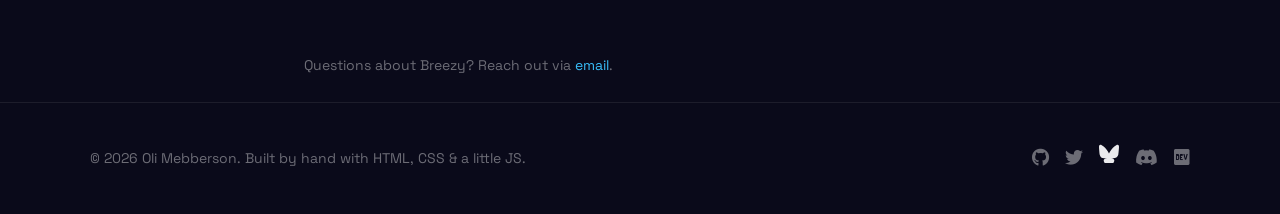
<file: projects/breezy/index.html>
<!DOCTYPE html>
<html lang="en">

<head>
    <meta charset="UTF-8">
    <meta name="viewport" content="width=device-width, initial-scale=1.0">
    <meta name="description" content="Breezy — your personal weather companion. View local weather beautifully and privately. Currently in beta.">
    <meta property="og:title" content="Breezy | Oli Mebberson">
    <meta property="og:description" content="Your personal weather companion. View local weather beautifully and privately. Currently in beta.">
    <meta property="og:url" content="https://oli.mebberson.com/projects/breezy/">
    <meta property="og:type" content="website">
    <meta name="twitter:card" content="summary_large_image">
    <meta name="twitter:title" content="Breezy | Oli Mebberson">
    <meta name="twitter:description" content="Your personal weather companion. View local weather beautifully and privately.">
    <title>Breezy | Oli Mebberson</title>
    <link rel="preconnect" href="https://fonts.googleapis.com">
    <link rel="preconnect" href="https://fonts.gstatic.com" crossorigin>
    <link href="https://fonts.googleapis.com/css2?family=Recursive:wght@400;600;700&family=Space+Grotesk:wght@300;400;500;600;700&display=swap" rel="stylesheet">
    <link rel="stylesheet" href="../../styles.css">
    <link href="https://cdnjs.cloudflare.com/ajax/libs/font-awesome/6.5.1/css/all.min.css" rel="stylesheet">
    <link rel="icon" href="../../images/favicon.png?v=2" type="image/png">
</head>

<body>
    <div id="loader" class="loader">
        <div class="loader-spinner"></div>
    </div>

    <div id="toast" class="toast">Copied!</div>

    <div id="scroll-progress"></div>

    <canvas id="particles"></canvas>

    <nav id="navbar" class="navbar">
        <div class="nav-inner">
            <a href="../../" class="nav-logo">OM</a>
            <div class="nav-links">
                <a href="../../#about" class="nav-link">About</a>
                <a href="../../#projects" class="nav-link">Projects</a>
                <a href="../../#timeline" class="nav-link">Journey</a>
                <a href="../../#tech-stack" class="nav-link">Tech</a>
                <a href="../../#contact" class="nav-link">Contact</a>
            </div>
            <button class="nav-toggle" aria-label="Toggle navigation">
                <span></span>
                <span></span>
                <span></span>
            </button>
        </div>
        <div class="nav-mobile">
            <a href="../../#about" class="nav-link">About</a>
            <a href="../../#projects" class="nav-link">Projects</a>
            <a href="../../#timeline" class="nav-link">Journey</a>
            <a href="../../#tech-stack" class="nav-link">Tech</a>
            <a href="../../#contact" class="nav-link">Contact</a>
        </div>
    </nav>

    <div class="orbs" aria-hidden="true">
        <div class="orb-parallax orb-parallax-1">
            <div class="orb orb-1"></div>
        </div>
        <div class="orb-parallax orb-parallax-2">
            <div class="orb orb-2"></div>
        </div>
        <div class="orb-parallax orb-parallax-3">
            <div class="orb orb-3"></div>
        </div>
    </div>

    <header>
        <section id="hero">
            <a href="../../#projects" class="project-back"><i class="fas fa-arrow-left"></i>&nbsp; Back</a>
            <div class="hero-content">
                <span class="case-study-tag"><i class="fas fa-book-open"></i>Case Study &middot; Beta</span>
                <div class="project-hero-role">iOS App &middot; SwiftUI</div>
                <h1>Breezy</h1>
                <p>Your personal weather companion. View local weather beautifully and privately.</p>
                <div class="cs-meta">
                    <span class="tag">SwiftUI</span>
                    <span class="tag">Swift</span>
                    <span class="tag">Beta</span>
                </div>
                <div class="cs-links" style="justify-content: center;">
                    <a href="https://olii-dev.github.io/breezy-site/" target="_blank"
                        class="project-link">View Breezy</a>
                </div>
            </div>
        </section>
    </header>

    <main>
        <section class="cs-section">
            <h2>Overview</h2>
            <p>Breezy is a personal weather companion — clean, private, and currently in beta. Because the app is
                deliberately simple, the experience of checking the weather stays calm and focused, without the
                clutter of a traditional weather app.</p>
        </section>

        <section class="cs-section">
            <h2>What It Does</h2>
            <ul>
                <li>View local weather beautifully and privately.</li>
                <li>Privacy-first — no unnecessary tracking or noise.</li>
                <li>A clean, minimal iOS interface built with SwiftUI.</li>
            </ul>
        </section>

        <section class="cs-section">
            <h2>Links</h2>
            <div class="cs-links">
                <a href="https://olii-dev.github.io/breezy-site/" target="_blank"
                    class="project-link">View Breezy</a>
            </div>
        </section>

        <div class="cs-note">
            <p>Questions about Breezy? Reach out via <a href="mailto:oli@mebberson.com"
                    class="fancy-underline" id="email-copy">email</a>.</p>
        </div>
    </main>

    <footer>
        <div class="footer-inner">
            <p>&copy; 2026 Oli Mebberson. Built by hand with HTML, CSS & a little JS.</p>
            <div class="footer-links">
                <a href="https://github.com/olii-dev" target="_blank" aria-label="GitHub"><i class="fab fa-github"></i></a>
                <a href="https://twitter.com/olii_dev" target="_blank" aria-label="Twitter"><i class="fab fa-twitter"></i></a>
                <a href="https://bsky.app/profile/funnylollypop.bsky.social" target="_blank" aria-label="Bluesky"><svg class="social-icon" viewBox="0 0 64 57" fill="currentColor" xmlns="http://www.w3.org/2000/svg"><path d="M13.873 3.805C21.21 9.332 29.103 20.537 32 26.55c2.897-6.013 10.79-17.218 18.127-22.745C56.965-2.284 64-4.436 64 6.13c0 2.566-1.468 21.533-2.326 24.63C59.18 40.79 48.438 43.73 38.265 41.14c10.932 1.89 13.686 7.724 7.69 15.858L32 57l-13.955-.002c-5.996-8.134-3.242-13.968 7.69-15.858-15.173 2.59-20.915-.35-23.409-10.38C1.468 27.663 0 8.696 0 6.13 0-4.436 7.035-2.284 13.873 3.805z"/></svg></a>
                <a href="https://discord.gg/Trxcqusfgc" target="_blank" aria-label="Discord"><i class="fab fa-discord"></i></a>
                <a href="https://dev.to/oliidev" target="_blank" aria-label="Dev.to"><i class="fab fa-dev"></i></a>
            </div>
        </div>
    </footer>

    <button id="back-to-top" class="back-to-top" aria-label="Back to top">
        <i class="fas fa-arrow-up"></i>
    </button>

    <script src="../../script.js"></script>
</body>

</html>
</file>
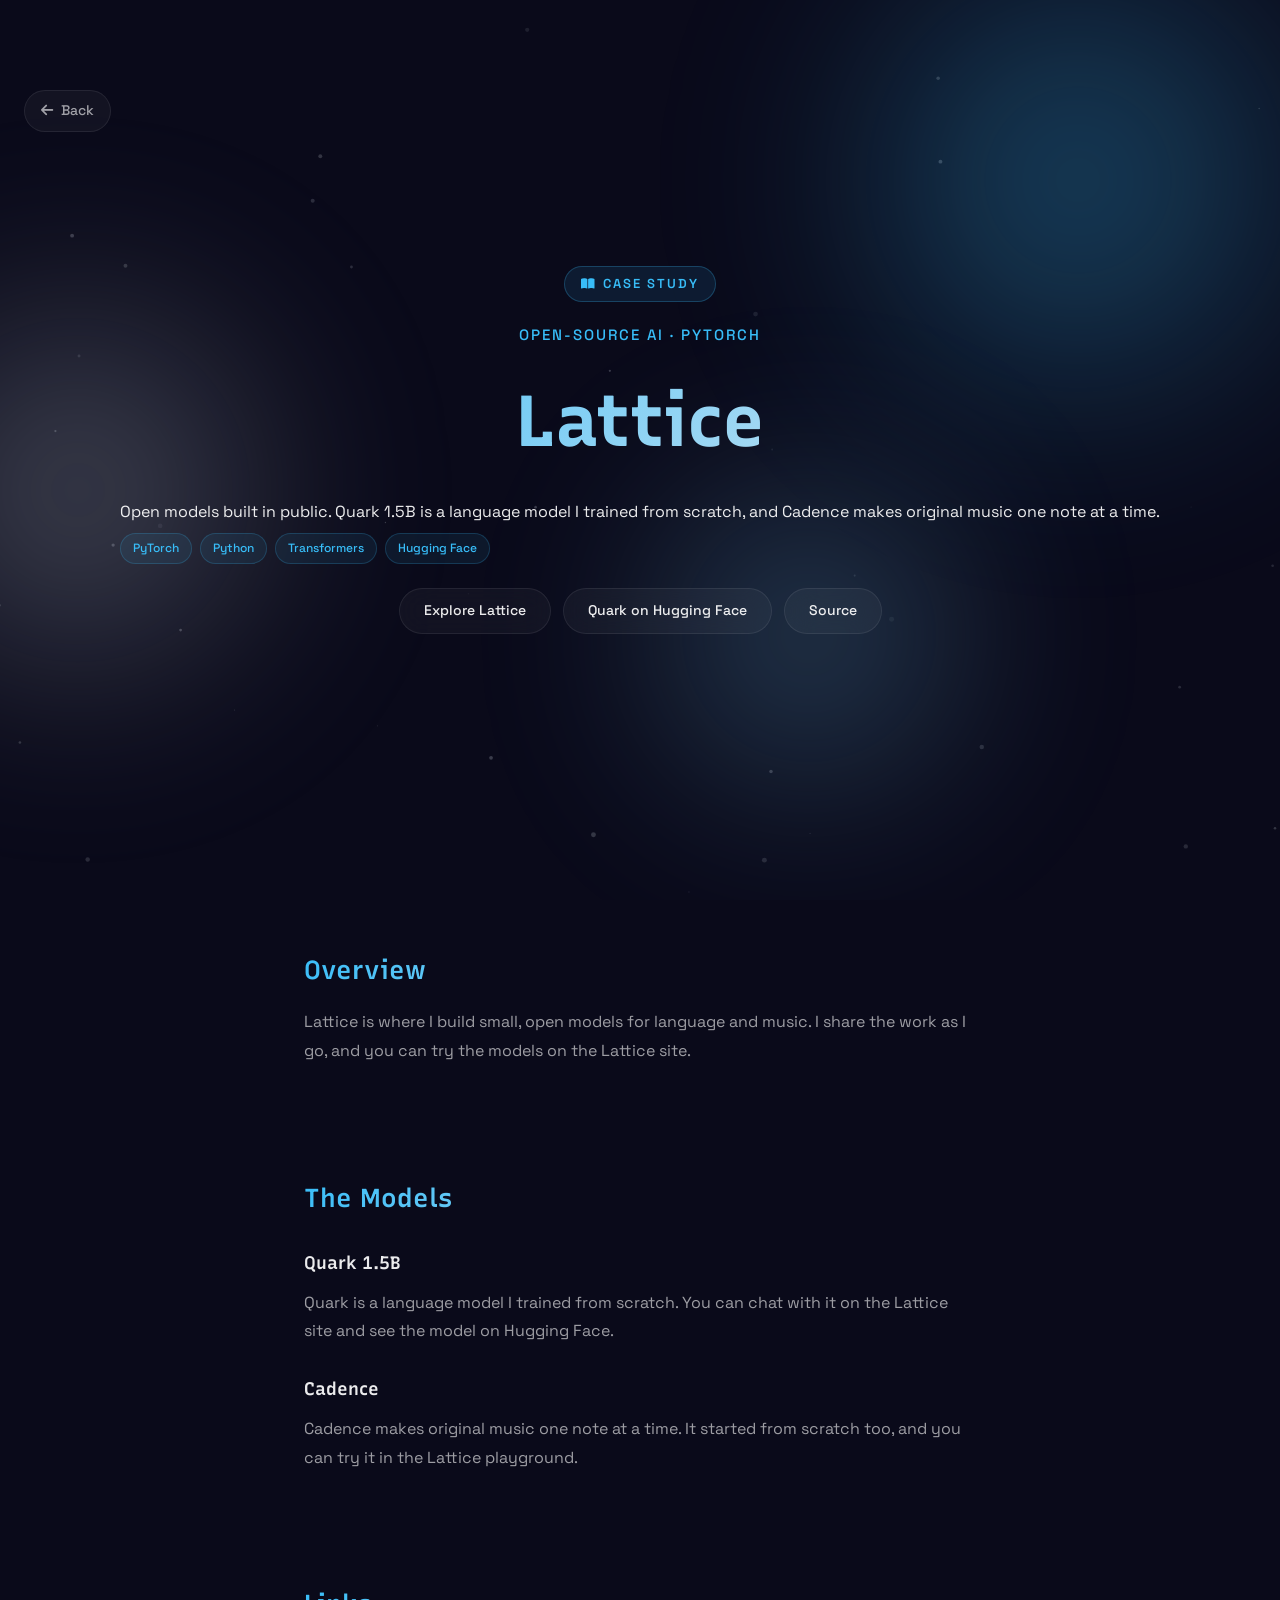
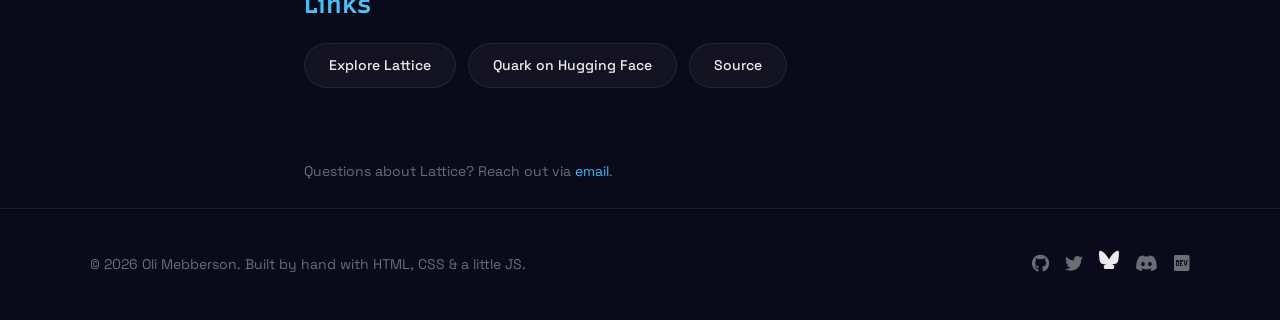
<file: projects/lattice/index.html>
<!DOCTYPE html>
<html lang="en">

<head>
    <meta charset="UTF-8">
    <meta name="viewport" content="width=device-width, initial-scale=1.0">
    <meta name="description" content="Lattice is where I build open models. Quark 1.5B is a language model trained from scratch, and Cadence makes original music one note at a time.">
    <meta property="og:title" content="Lattice | Oli Mebberson">
    <meta property="og:description" content="Open models built in public: Quark 1.5B for language and Cadence for music.">
    <meta property="og:url" content="https://oli.mebberson.com/projects/lattice/">
    <meta property="og:type" content="website">
    <meta name="twitter:card" content="summary_large_image">
    <meta name="twitter:title" content="Lattice | Oli Mebberson">
    <meta name="twitter:description" content="Open models built in public: Quark 1.5B for language and Cadence for music.">
    <title>Lattice | Oli Mebberson</title>
    <link rel="preconnect" href="https://fonts.googleapis.com">
    <link rel="preconnect" href="https://fonts.gstatic.com" crossorigin>
    <link href="https://fonts.googleapis.com/css2?family=Recursive:wght@400;600;700&family=Space+Grotesk:wght@300;400;500;600;700&display=swap" rel="stylesheet">
    <link rel="stylesheet" href="../../styles.css">
    <link href="https://cdnjs.cloudflare.com/ajax/libs/font-awesome/6.5.1/css/all.min.css" rel="stylesheet">
    <link rel="icon" href="../../images/favicon.png?v=2" type="image/png">
</head>

<body>
    <div id="loader" class="loader">
        <div class="loader-spinner"></div>
    </div>

    <div id="toast" class="toast">Copied!</div>

    <div id="scroll-progress"></div>

    <canvas id="particles"></canvas>

    <nav id="navbar" class="navbar">
        <div class="nav-inner">
            <a href="../../" class="nav-logo">OM</a>
            <div class="nav-links">
                <a href="../../#about" class="nav-link">About</a>
                <a href="../../#projects" class="nav-link">Projects</a>
                <a href="../../#timeline" class="nav-link">Journey</a>
                <a href="../../#tech-stack" class="nav-link">Tech</a>
                <a href="../../#contact" class="nav-link">Contact</a>
            </div>
            <button class="nav-toggle" aria-label="Toggle navigation">
                <span></span>
                <span></span>
                <span></span>
            </button>
        </div>
        <div class="nav-mobile">
            <a href="../../#about" class="nav-link">About</a>
            <a href="../../#projects" class="nav-link">Projects</a>
            <a href="../../#timeline" class="nav-link">Journey</a>
            <a href="../../#tech-stack" class="nav-link">Tech</a>
            <a href="../../#contact" class="nav-link">Contact</a>
        </div>
    </nav>

    <div class="orbs" aria-hidden="true">
        <div class="orb-parallax orb-parallax-1">
            <div class="orb orb-1"></div>
        </div>
        <div class="orb-parallax orb-parallax-2">
            <div class="orb orb-2"></div>
        </div>
        <div class="orb-parallax orb-parallax-3">
            <div class="orb orb-3"></div>
        </div>
    </div>

    <header>
        <section id="hero">
            <a href="../../#projects" class="project-back"><i class="fas fa-arrow-left"></i>&nbsp; Back</a>
            <div class="hero-content">
                <span class="case-study-tag"><i class="fas fa-book-open"></i>Case Study</span>
                <div class="project-hero-role">Open-Source AI &middot; PyTorch</div>
                <h1>Lattice</h1>
                <p>Open models built in public. Quark 1.5B is a language model I trained from scratch,
                    and Cadence makes original music one note at a time.</p>
                <div class="cs-meta">
                    <span class="tag">PyTorch</span>
                    <span class="tag">Python</span>
                    <span class="tag">Transformers</span>
                    <span class="tag">Hugging Face</span>
                </div>
                <div class="cs-links" style="justify-content: center;">
                    <a href="https://lattice.mebbo.cloud/" target="_blank"
                        class="project-link">Explore Lattice</a>
                    <a href="https://huggingface.co/lattice-research/lattice-quark-1.5b" target="_blank"
                        class="project-link">Quark on Hugging Face</a>
                    <a href="https://github.com/olii-dev/nano-gpt" target="_blank"
                        class="project-link">Source</a>
                </div>
            </div>
        </section>
    </header>

    <main>
        <section class="cs-section">
            <h2>Overview</h2>
            <p>Lattice is where I build small, open models for language and music. I share the work as I go,
                and you can try the models on the Lattice site.</p>
        </section>

        <section class="cs-section">
            <h2>The Models</h2>
            <h3>Quark 1.5B</h3>
            <p>Quark is a language model I trained from scratch. You can chat with it on the Lattice site
                and see the model on Hugging Face.</p>
            <h3>Cadence</h3>
            <p>Cadence makes original music one note at a time. It started from scratch too, and you can
                try it in the Lattice playground.</p>
        </section>

        <section class="cs-section">
            <h2>Links</h2>
            <div class="cs-links">
                <a href="https://lattice.mebbo.cloud/" target="_blank"
                    class="project-link">Explore Lattice</a>
                <a href="https://huggingface.co/lattice-research/lattice-quark-1.5b" target="_blank"
                    class="project-link">Quark on Hugging Face</a>
                <a href="https://github.com/olii-dev/nano-gpt" target="_blank"
                    class="project-link">Source</a>
            </div>
        </section>

        <div class="cs-note">
            <p>Questions about Lattice? Reach out via <a href="mailto:oli@mebberson.com"
                    class="fancy-underline" id="email-copy">email</a>.</p>
        </div>
    </main>

    <footer>
        <div class="footer-inner">
            <p>&copy; 2026 Oli Mebberson. Built by hand with HTML, CSS & a little JS.</p>
            <div class="footer-links">
                <a href="https://github.com/olii-dev" target="_blank" aria-label="GitHub"><i class="fab fa-github"></i></a>
                <a href="https://twitter.com/olii_dev" target="_blank" aria-label="Twitter"><i class="fab fa-twitter"></i></a>
                <a href="https://bsky.app/profile/funnylollypop.bsky.social" target="_blank" aria-label="Bluesky"><svg class="social-icon" viewBox="0 0 64 57" fill="currentColor" xmlns="http://www.w3.org/2000/svg"><path d="M13.873 3.805C21.21 9.332 29.103 20.537 32 26.55c2.897-6.013 10.79-17.218 18.127-22.745C56.965-2.284 64-4.436 64 6.13c0 2.566-1.468 21.533-2.326 24.63C59.18 40.79 48.438 43.73 38.265 41.14c10.932 1.89 13.686 7.724 7.69 15.858L32 57l-13.955-.002c-5.996-8.134-3.242-13.968 7.69-15.858-15.173 2.59-20.915-.35-23.409-10.38C1.468 27.663 0 8.696 0 6.13 0-4.436 7.035-2.284 13.873 3.805z"/></svg></a>
                <a href="https://discord.gg/Trxcqusfgc" target="_blank" aria-label="Discord"><i class="fab fa-discord"></i></a>
                <a href="https://dev.to/oliidev" target="_blank" aria-label="Dev.to"><i class="fab fa-dev"></i></a>
            </div>
        </div>
    </footer>

    <button id="back-to-top" class="back-to-top" aria-label="Back to top">
        <i class="fas fa-arrow-up"></i>
    </button>

    <script src="../../script.js"></script>
</body>

</html>
</file>
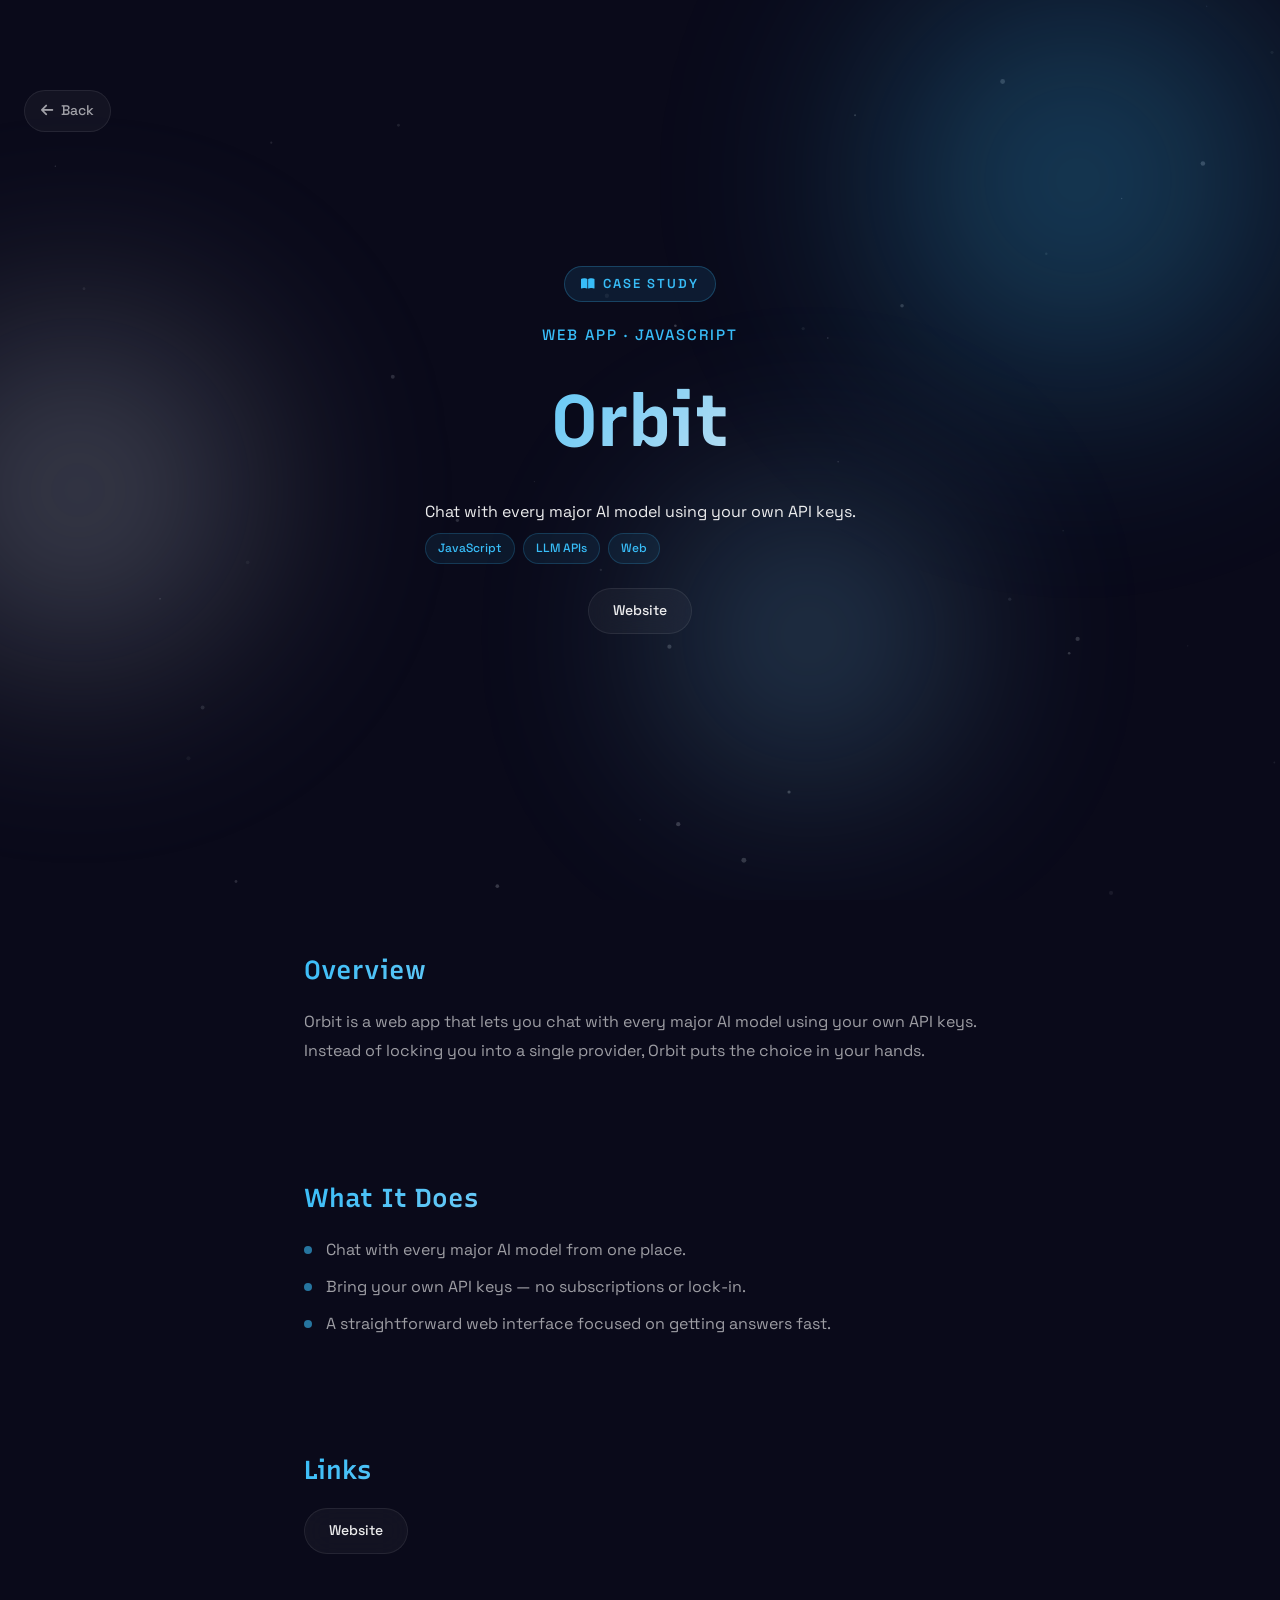
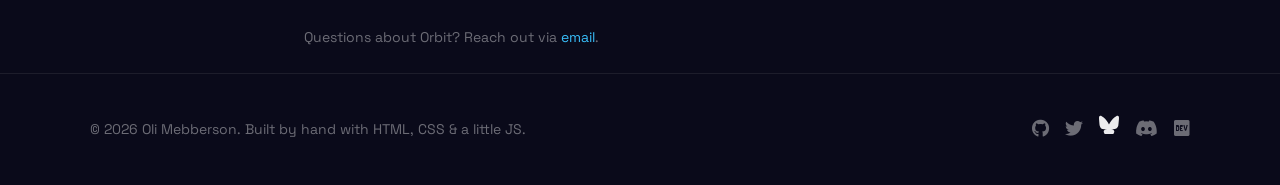
<file: projects/orbit/index.html>
<!DOCTYPE html>
<html lang="en">

<head>
    <meta charset="UTF-8">
    <meta name="viewport" content="width=device-width, initial-scale=1.0">
    <meta name="description" content="Orbit — chat with every major AI model using your own API keys.">
    <meta property="og:title" content="Orbit | Oli Mebberson">
    <meta property="og:description" content="Chat with every major AI model using your own API keys.">
    <meta property="og:url" content="https://oli.mebberson.com/projects/orbit/">
    <meta property="og:type" content="website">
    <meta name="twitter:card" content="summary_large_image">
    <meta name="twitter:title" content="Orbit | Oli Mebberson">
    <meta name="twitter:description" content="Chat with every major AI model using your own API keys.">
    <title>Orbit | Oli Mebberson</title>
    <link rel="preconnect" href="https://fonts.googleapis.com">
    <link rel="preconnect" href="https://fonts.gstatic.com" crossorigin>
    <link href="https://fonts.googleapis.com/css2?family=Recursive:wght@400;600;700&family=Space+Grotesk:wght@300;400;500;600;700&display=swap" rel="stylesheet">
    <link rel="stylesheet" href="../../styles.css">
    <link href="https://cdnjs.cloudflare.com/ajax/libs/font-awesome/6.5.1/css/all.min.css" rel="stylesheet">
    <link rel="icon" href="../../images/favicon.png?v=2" type="image/png">
</head>

<body>
    <div id="loader" class="loader">
        <div class="loader-spinner"></div>
    </div>

    <div id="toast" class="toast">Copied!</div>

    <div id="scroll-progress"></div>

    <canvas id="particles"></canvas>

    <nav id="navbar" class="navbar">
        <div class="nav-inner">
            <a href="../../" class="nav-logo">OM</a>
            <div class="nav-links">
                <a href="../../#about" class="nav-link">About</a>
                <a href="../../#projects" class="nav-link">Projects</a>
                <a href="../../#timeline" class="nav-link">Journey</a>
                <a href="../../#tech-stack" class="nav-link">Tech</a>
                <a href="../../#contact" class="nav-link">Contact</a>
            </div>
            <button class="nav-toggle" aria-label="Toggle navigation">
                <span></span>
                <span></span>
                <span></span>
            </button>
        </div>
        <div class="nav-mobile">
            <a href="../../#about" class="nav-link">About</a>
            <a href="../../#projects" class="nav-link">Projects</a>
            <a href="../../#timeline" class="nav-link">Journey</a>
            <a href="../../#tech-stack" class="nav-link">Tech</a>
            <a href="../../#contact" class="nav-link">Contact</a>
        </div>
    </nav>

    <div class="orbs" aria-hidden="true">
        <div class="orb-parallax orb-parallax-1">
            <div class="orb orb-1"></div>
        </div>
        <div class="orb-parallax orb-parallax-2">
            <div class="orb orb-2"></div>
        </div>
        <div class="orb-parallax orb-parallax-3">
            <div class="orb orb-3"></div>
        </div>
    </div>

    <header>
        <section id="hero">
            <a href="../../#projects" class="project-back"><i class="fas fa-arrow-left"></i>&nbsp; Back</a>
            <div class="hero-content">
                <span class="case-study-tag"><i class="fas fa-book-open"></i>Case Study</span>
                <div class="project-hero-role">Web App &middot; JavaScript</div>
                <h1>Orbit</h1>
                <p>Chat with every major AI model using your own API keys.</p>
                <div class="cs-meta">
                    <span class="tag">JavaScript</span>
                    <span class="tag">LLM APIs</span>
                    <span class="tag">Web</span>
                </div>
                <div class="cs-links" style="justify-content: center;">
                    <a href="https://orbitthe.cloud/" target="_blank"
                        class="project-link">Website</a>
                </div>
            </div>
        </section>
    </header>

    <main>
        <section class="cs-section">
            <h2>Overview</h2>
            <p>Orbit is a web app that lets you chat with every major AI model using your own API keys. Instead of
                locking you into a single provider, Orbit puts the choice in your hands.</p>
        </section>

        <section class="cs-section">
            <h2>What It Does</h2>
            <ul>
                <li>Chat with every major AI model from one place.</li>
                <li>Bring your own API keys — no subscriptions or lock-in.</li>
                <li>A straightforward web interface focused on getting answers fast.</li>
            </ul>
        </section>

        <section class="cs-section">
            <h2>Links</h2>
            <div class="cs-links">
                <a href="https://orbitthe.cloud/" target="_blank"
                    class="project-link">Website</a>
            </div>
        </section>

        <div class="cs-note">
            <p>Questions about Orbit? Reach out via <a href="mailto:oli@mebberson.com"
                    class="fancy-underline" id="email-copy">email</a>.</p>
        </div>
    </main>

    <footer>
        <div class="footer-inner">
            <p>&copy; 2026 Oli Mebberson. Built by hand with HTML, CSS & a little JS.</p>
            <div class="footer-links">
                <a href="https://github.com/olii-dev" target="_blank" aria-label="GitHub"><i class="fab fa-github"></i></a>
                <a href="https://twitter.com/olii_dev" target="_blank" aria-label="Twitter"><i class="fab fa-twitter"></i></a>
                <a href="https://bsky.app/profile/funnylollypop.bsky.social" target="_blank" aria-label="Bluesky"><svg class="social-icon" viewBox="0 0 64 57" fill="currentColor" xmlns="http://www.w3.org/2000/svg"><path d="M13.873 3.805C21.21 9.332 29.103 20.537 32 26.55c2.897-6.013 10.79-17.218 18.127-22.745C56.965-2.284 64-4.436 64 6.13c0 2.566-1.468 21.533-2.326 24.63C59.18 40.79 48.438 43.73 38.265 41.14c10.932 1.89 13.686 7.724 7.69 15.858L32 57l-13.955-.002c-5.996-8.134-3.242-13.968 7.69-15.858-15.173 2.59-20.915-.35-23.409-10.38C1.468 27.663 0 8.696 0 6.13 0-4.436 7.035-2.284 13.873 3.805z"/></svg></a>
                <a href="https://discord.gg/Trxcqusfgc" target="_blank" aria-label="Discord"><i class="fab fa-discord"></i></a>
                <a href="https://dev.to/oliidev" target="_blank" aria-label="Dev.to"><i class="fab fa-dev"></i></a>
            </div>
        </div>
    </footer>

    <button id="back-to-top" class="back-to-top" aria-label="Back to top">
        <i class="fas fa-arrow-up"></i>
    </button>

    <script src="../../script.js"></script>
</body>

</html>
</file>
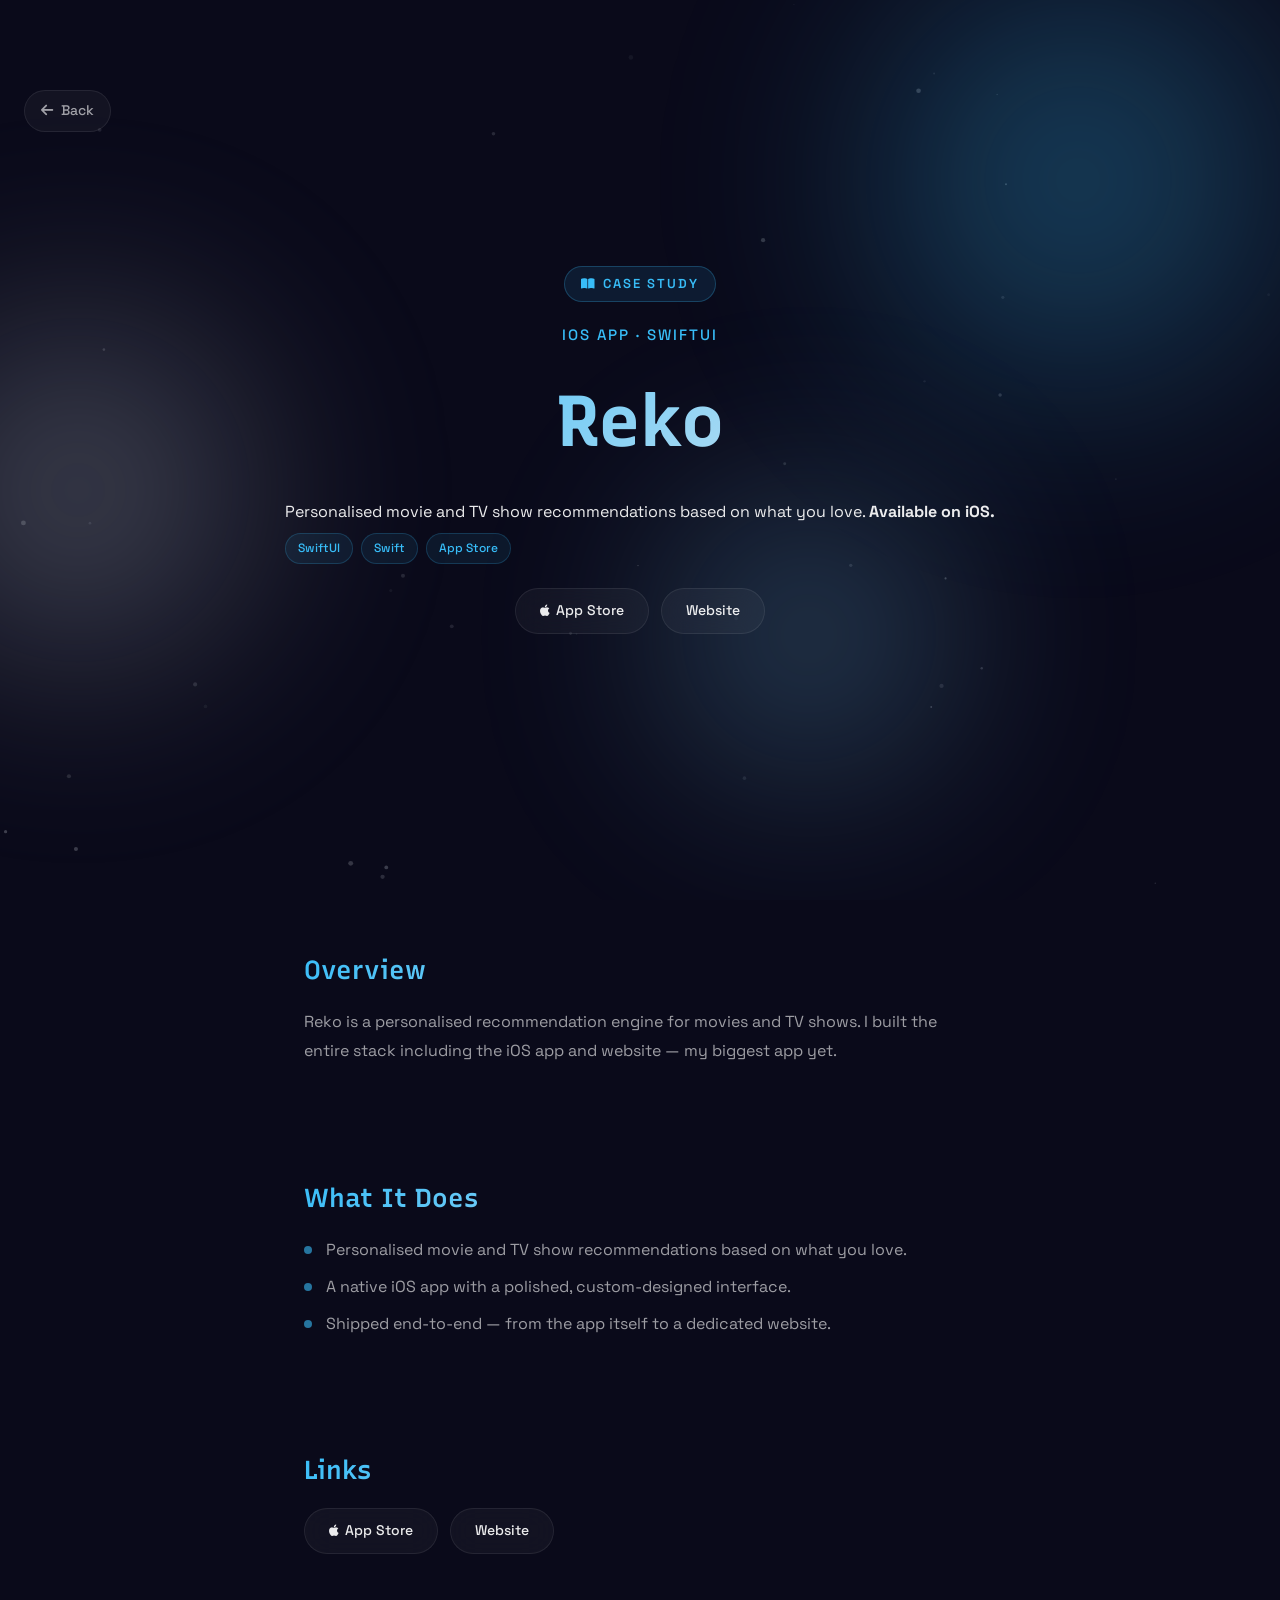
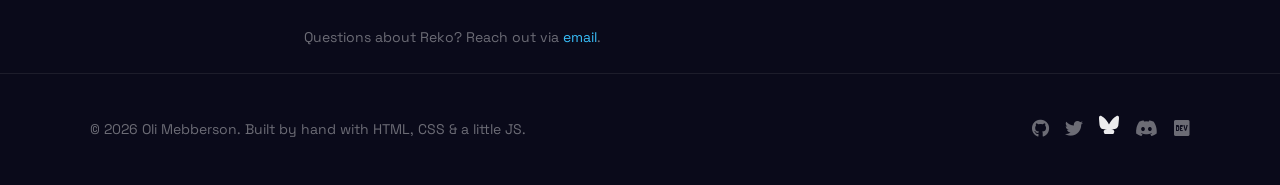
<file: projects/reko/index.html>
<!DOCTYPE html>
<html lang="en">

<head>
    <meta charset="UTF-8">
    <meta name="viewport" content="width=device-width, initial-scale=1.0">
    <meta name="description" content="Reko — personalised movie and TV show recommendations based on what you love. Available on iOS.">
    <meta property="og:title" content="Reko | Oli Mebberson">
    <meta property="og:description" content="Personalised movie and TV show recommendations based on what you love. Available on iOS.">
    <meta property="og:url" content="https://oli.mebberson.com/projects/reko/">
    <meta property="og:type" content="website">
    <meta name="twitter:card" content="summary_large_image">
    <meta name="twitter:title" content="Reko | Oli Mebberson">
    <meta name="twitter:description" content="Personalised movie and TV show recommendations based on what you love. Available on iOS.">
    <title>Reko | Oli Mebberson</title>
    <link rel="preconnect" href="https://fonts.googleapis.com">
    <link rel="preconnect" href="https://fonts.gstatic.com" crossorigin>
    <link href="https://fonts.googleapis.com/css2?family=Recursive:wght@400;600;700&family=Space+Grotesk:wght@300;400;500;600;700&display=swap" rel="stylesheet">
    <link rel="stylesheet" href="../../styles.css">
    <link href="https://cdnjs.cloudflare.com/ajax/libs/font-awesome/6.5.1/css/all.min.css" rel="stylesheet">
    <link rel="icon" href="../../images/favicon.png?v=2" type="image/png">
</head>

<body>
    <div id="loader" class="loader">
        <div class="loader-spinner"></div>
    </div>

    <div id="toast" class="toast">Copied!</div>

    <div id="scroll-progress"></div>

    <canvas id="particles"></canvas>

    <nav id="navbar" class="navbar">
        <div class="nav-inner">
            <a href="../../" class="nav-logo">OM</a>
            <div class="nav-links">
                <a href="../../#about" class="nav-link">About</a>
                <a href="../../#projects" class="nav-link">Projects</a>
                <a href="../../#timeline" class="nav-link">Journey</a>
                <a href="../../#tech-stack" class="nav-link">Tech</a>
                <a href="../../#contact" class="nav-link">Contact</a>
            </div>
            <button class="nav-toggle" aria-label="Toggle navigation">
                <span></span>
                <span></span>
                <span></span>
            </button>
        </div>
        <div class="nav-mobile">
            <a href="../../#about" class="nav-link">About</a>
            <a href="../../#projects" class="nav-link">Projects</a>
            <a href="../../#timeline" class="nav-link">Journey</a>
            <a href="../../#tech-stack" class="nav-link">Tech</a>
            <a href="../../#contact" class="nav-link">Contact</a>
        </div>
    </nav>

    <div class="orbs" aria-hidden="true">
        <div class="orb-parallax orb-parallax-1">
            <div class="orb orb-1"></div>
        </div>
        <div class="orb-parallax orb-parallax-2">
            <div class="orb orb-2"></div>
        </div>
        <div class="orb-parallax orb-parallax-3">
            <div class="orb orb-3"></div>
        </div>
    </div>

    <header>
        <section id="hero">
            <a href="../../#projects" class="project-back"><i class="fas fa-arrow-left"></i>&nbsp; Back</a>
            <div class="hero-content">
                <span class="case-study-tag"><i class="fas fa-book-open"></i>Case Study</span>
                <div class="project-hero-role">iOS App &middot; SwiftUI</div>
                <h1>Reko</h1>
                <p>Personalised movie and TV show recommendations based on what you love.
                    <b>Available on iOS.</b></p>
                <div class="cs-meta">
                    <span class="tag">SwiftUI</span>
                    <span class="tag">Swift</span>
                    <span class="tag">App Store</span>
                </div>
                <div class="cs-links" style="justify-content: center;">
                    <a href="https://apps.apple.com/us/app/reko/id6756222907" target="_blank"
                        class="project-link">
                        <i class="fab fa-apple"></i> App Store
                    </a>
                    <a href="https://olii-dev.github.io/reko-site/" target="_blank"
                        class="project-link">Website</a>
                </div>
            </div>
        </section>
    </header>

    <main>
        <section class="cs-section">
            <h2>Overview</h2>
            <p>Reko is a personalised recommendation engine for movies and TV shows. I built the entire stack
                including the iOS app and website — my biggest app yet.</p>
        </section>

        <section class="cs-section">
            <h2>What It Does</h2>
            <ul>
                <li>Personalised movie and TV show recommendations based on what you love.</li>
                <li>A native iOS app with a polished, custom-designed interface.</li>
                <li>Shipped end-to-end — from the app itself to a dedicated website.</li>
            </ul>
        </section>

        <section class="cs-section">
            <h2>Links</h2>
            <div class="cs-links">
                <a href="https://apps.apple.com/us/app/reko/id6756222907" target="_blank"
                    class="project-link">
                    <i class="fab fa-apple"></i> App Store
                </a>
                <a href="https://olii-dev.github.io/reko-site/" target="_blank"
                    class="project-link">Website</a>
            </div>
        </section>

        <div class="cs-note">
            <p>Questions about Reko? Reach out via <a href="mailto:oli@mebberson.com"
                    class="fancy-underline" id="email-copy">email</a>.</p>
        </div>
    </main>

    <footer>
        <div class="footer-inner">
            <p>&copy; 2026 Oli Mebberson. Built by hand with HTML, CSS & a little JS.</p>
            <div class="footer-links">
                <a href="https://github.com/olii-dev" target="_blank" aria-label="GitHub"><i class="fab fa-github"></i></a>
                <a href="https://twitter.com/olii_dev" target="_blank" aria-label="Twitter"><i class="fab fa-twitter"></i></a>
                <a href="https://bsky.app/profile/funnylollypop.bsky.social" target="_blank" aria-label="Bluesky"><svg class="social-icon" viewBox="0 0 64 57" fill="currentColor" xmlns="http://www.w3.org/2000/svg"><path d="M13.873 3.805C21.21 9.332 29.103 20.537 32 26.55c2.897-6.013 10.79-17.218 18.127-22.745C56.965-2.284 64-4.436 64 6.13c0 2.566-1.468 21.533-2.326 24.63C59.18 40.79 48.438 43.73 38.265 41.14c10.932 1.89 13.686 7.724 7.69 15.858L32 57l-13.955-.002c-5.996-8.134-3.242-13.968 7.69-15.858-15.173 2.59-20.915-.35-23.409-10.38C1.468 27.663 0 8.696 0 6.13 0-4.436 7.035-2.284 13.873 3.805z"/></svg></a>
                <a href="https://discord.gg/Trxcqusfgc" target="_blank" aria-label="Discord"><i class="fab fa-discord"></i></a>
                <a href="https://dev.to/oliidev" target="_blank" aria-label="Dev.to"><i class="fab fa-dev"></i></a>
            </div>
        </div>
    </footer>

    <button id="back-to-top" class="back-to-top" aria-label="Back to top">
        <i class="fas fa-arrow-up"></i>
    </button>

    <script src="../../script.js"></script>
</body>

</html>
</file>
<file: styles.css>
@property --angle {
    syntax: '<angle>';
    initial-value: 0deg;
    inherits: false;
}

:root {
    --bg: #0a0a1a;
    --surface: rgba(255, 255, 255, 0.04);
    --surface-hover: rgba(255, 255, 255, 0.08);
    --glass-border: rgba(255, 255, 255, 0.08);
    --glass-border-hover: rgba(255, 255, 255, 0.15);
    --blur: 16px;
    --blur-strong: 24px;
    --accent-1: #38bdf8;
    --accent-2: #e2e8f0;
    --accent-gradient: linear-gradient(135deg, var(--accent-1), var(--accent-2));
    --text-primary: rgba(255, 255, 255, 0.92);
    --text-secondary: rgba(255, 255, 255, 0.6);
    --text-muted: rgba(255, 255, 255, 0.4);
    --font-heading: 'Recursive', sans-serif;
    --font-body: 'Space Grotesk', sans-serif;
    --radius-sm: 10px;
    --radius-md: 16px;
    --radius-lg: 24px;
    --radius-pill: 999px;
    --transition: 0.3s cubic-bezier(0.4, 0, 0.2, 1);
}

* {
    margin: 0;
    padding: 0;
    box-sizing: border-box;
}

::selection {
    background: rgba(56, 189, 248, 0.3);
    color: var(--text-primary);
}

html {
    scroll-behavior: smooth;
}

::-webkit-scrollbar {
    width: 8px;
}

::-webkit-scrollbar-track {
    background: var(--bg);
}

::-webkit-scrollbar-thumb {
    background: rgba(255, 255, 255, 0.1);
    border-radius: 4px;
}

::-webkit-scrollbar-thumb:hover {
    background: rgba(255, 255, 255, 0.2);
}

#loader {
    position: fixed;
    top: 0;
    left: 0;
    width: 100%;
    height: 100%;
    background: var(--bg);
    z-index: 9999;
    display: flex;
    justify-content: center;
    align-items: center;
    transition: opacity 0.4s ease;
}

#loader.hidden {
    opacity: 0;
    pointer-events: none;
}

.loader-spinner {
    width: 36px;
    height: 36px;
    border-radius: 50%;
    border: 3px solid var(--glass-border);
    border-top-color: var(--accent-1);
    animation: spin 0.8s linear infinite;
}

@keyframes spin {
    to { transform: rotate(360deg); }
}

#toast {
    position: fixed;
    bottom: 80px;
    left: 50%;
    transform: translateX(-50%) translateY(10px);
    z-index: 9998;
    background: var(--surface);
    backdrop-filter: blur(var(--blur));
    -webkit-backdrop-filter: blur(var(--blur));
    border: 1px solid var(--glass-border);
    color: var(--text-primary);
    font-family: var(--font-body);
    font-size: 14px;
    font-weight: 500;
    padding: 10px 24px;
    border-radius: var(--radius-pill);
    opacity: 0;
    pointer-events: none;
    transition: opacity 0.3s ease, transform 0.3s ease;
}

#toast.visible {
    opacity: 1;
    transform: translateX(-50%) translateY(0);
}

#scroll-progress {
    position: fixed;
    top: 0;
    left: 0;
    width: 0%;
    height: 3px;
    background: var(--accent-gradient);
    z-index: 1001;
    pointer-events: none;
    transition: width 0.1s linear;
}

#particles {
    position: fixed;
    top: 0;
    left: 0;
    width: 100%;
    height: 100%;
    z-index: 0;
    pointer-events: none;
}

body {
    font-family: var(--font-body);
    background-color: var(--bg);
    color: var(--text-primary);
    line-height: 1.7;
    overflow-x: hidden;
}

h1,
h2,
h3 {
    font-family: var(--font-heading);
    font-weight: 600;
}

a {
    text-decoration: none;
    color: inherit;
}

.orbs {
    position: fixed;
    top: 0;
    left: 0;
    width: 100%;
    height: 100%;
    pointer-events: none;
    z-index: 0;
    overflow: hidden;
}

.orb {
    position: absolute;
    border-radius: 50%;
    filter: blur(100px);
    opacity: 0.4;
    will-change: transform;
}

.orb-parallax {
    position: absolute;
    top: 0;
    left: 0;
    width: 100%;
    height: 100%;
    transition: transform 0.4s ease-out;
    pointer-events: none;
}

.orb-1 {
    width: 600px;
    height: 600px;
    background: radial-gradient(circle, var(--accent-1), transparent 70%);
    top: -10%;
    right: -10%;
    animation: orbFloat1 20s ease-in-out infinite;
}

.orb-2 {
    width: 500px;
    height: 500px;
    background: radial-gradient(circle, #cbd5e1, transparent 70%);
    bottom: 20%;
    left: -15%;
    animation: orbFloat2 25s ease-in-out infinite;
}

.orb-3 {
    width: 400px;
    height: 400px;
    background: radial-gradient(circle, #7dd3fc, transparent 70%);
    top: 50%;
    right: 20%;
    animation: orbFloat3 22s ease-in-out infinite;
}

@keyframes orbFloat1 {
    0%, 100% { transform: translate(0, 0) scale(1); }
    33% { transform: translate(-80px, 60px) scale(1.1); }
    66% { transform: translate(40px, -40px) scale(0.95); }
}

@keyframes orbFloat2 {
    0%, 100% { transform: translate(0, 0) scale(1); }
    33% { transform: translate(60px, -80px) scale(1.05); }
    66% { transform: translate(-30px, 50px) scale(1.1); }
}

@keyframes orbFloat3 {
    0%, 100% { transform: translate(0, 0) scale(1); }
    33% { transform: translate(-50px, -60px) scale(1.08); }
    66% { transform: translate(70px, 30px) scale(0.92); }
}

.navbar {
    position: fixed;
    top: 0;
    left: 0;
    width: 100%;
    z-index: 1000;
    padding: 16px 24px;
    opacity: 0;
    transform: translateY(-100%);
    transition: opacity 0.4s ease, transform 0.4s ease, background 0.3s ease;
}

.navbar.visible {
    opacity: 1;
    transform: translateY(0);
    background: rgba(10, 10, 26, 0.7);
    backdrop-filter: blur(var(--blur-strong));
    -webkit-backdrop-filter: blur(var(--blur-strong));
    border-bottom: 1px solid var(--glass-border);
}

.nav-inner {
    max-width: 1100px;
    margin: 0 auto;
    display: flex;
    align-items: center;
    justify-content: space-between;
}

.nav-logo {
    font-family: var(--font-heading);
    font-weight: 700;
    font-size: 20px;
    background: var(--accent-gradient);
    -webkit-background-clip: text;
    -webkit-text-fill-color: transparent;
    background-clip: text;
}

.nav-links {
    display: flex;
    gap: 8px;
}

.nav-link {
    font-size: 14px;
    font-weight: 500;
    color: var(--text-secondary);
    padding: 8px 16px;
    border-radius: var(--radius-pill);
    transition: color var(--transition), background var(--transition);
}

.nav-link:hover,
.nav-link.active {
    color: var(--text-primary);
    background: var(--surface-hover);
}

.nav-toggle {
    display: none;
    flex-direction: column;
    gap: 5px;
    background: none;
    border: none;
    cursor: pointer;
    padding: 8px;
}

.nav-toggle span {
    display: block;
    width: 22px;
    height: 2px;
    background: var(--text-secondary);
    border-radius: 2px;
    transition: transform var(--transition), opacity var(--transition);
}

.nav-toggle.active span:nth-child(1) {
    transform: rotate(45deg) translate(5px, 5px);
}

.nav-toggle.active span:nth-child(2) {
    opacity: 0;
}

.nav-toggle.active span:nth-child(3) {
    transform: rotate(-45deg) translate(5px, -5px);
}

.nav-mobile {
    display: none;
    flex-direction: column;
    gap: 4px;
    padding: 8px 0;
}

.nav-mobile.open {
    display: flex;
}

.nav-mobile .nav-link {
    padding: 12px 16px;
}

#hero {
    min-height: 100vh;
    display: flex;
    justify-content: center;
    align-items: center;
    text-align: center;
    position: relative;
    z-index: 1;
    padding: 20px;
}

.hero-content h1 {
    font-size: 72px;
    font-weight: 700;
    letter-spacing: -1px;
    background: var(--accent-gradient);
    -webkit-background-clip: text;
    -webkit-text-fill-color: transparent;
    background-clip: text;
    margin-bottom: 16px;
    animation: heroFadeIn 1s ease-out;
}

.hero-content > .hero-typed {
    font-size: 22px;
    font-weight: 300;
    color: var(--text-secondary);
    margin-bottom: 14px;
    animation: heroFadeIn 1s ease-out 0.15s both;
}

.hero-content > .hero-tagline {
    font-size: 17px;
    font-weight: 400;
    line-height: 1.5;
    color: var(--text-muted);
    max-width: 34ch;
    margin: 0 auto 32px;
    animation: heroFadeIn 1s ease-out 0.25s both;
}

.social-links {
    display: flex;
    gap: 16px;
    justify-content: center;
    align-items: center;
    animation: heroFadeIn 1s ease-out 0.35s both;
}

.social-link {
    display: flex;
    justify-content: center;
    align-items: center;
    width: 48px;
    height: 48px;
    border-radius: 50%;
    background: var(--surface);
    backdrop-filter: blur(var(--blur));
    -webkit-backdrop-filter: blur(var(--blur));
    border: 1px solid var(--glass-border);
    transition: transform var(--transition), background var(--transition), border-color var(--transition), box-shadow var(--transition);
}

.social-link:hover {
    transform: translateY(-2px);
    background: var(--surface-hover);
    border-color: var(--glass-border-hover);
    box-shadow: 0 8px 32px rgba(56, 189, 248, 0.15);
}

.social-link i {
    font-size: 20px;
    color: var(--text-primary);
}

.social-icon {
    width: 20px;
    height: 20px;
    color: var(--text-primary);
}

.section {
    padding: 100px 24px;
    text-align: center;
    position: relative;
    z-index: 1;
}

.section::after {
    content: '';
    display: block;
    width: 200px;
    height: 1px;
    margin: 60px auto 0;
    background: linear-gradient(90deg, transparent, var(--accent-1), var(--accent-2), transparent);
    opacity: 0.2;
}

.section:last-of-type::after {
    display: none;
}

.section h2 {
    font-size: 36px;
    background: var(--accent-gradient);
    -webkit-background-clip: text;
    -webkit-text-fill-color: transparent;
    background-clip: text;
    margin-bottom: 32px;
}

.section > p {
    font-size: 18px;
    max-width: 640px;
    margin: 0 auto;
    color: var(--text-secondary);
    line-height: 1.8;
}

.fancy-underline {
    position: relative;
    display: inline-block;
    color: var(--accent-1);
}

.fancy-underline::after {
    content: '';
    position: absolute;
    bottom: -2px;
    left: 0;
    width: 0;
    height: 2px;
    background: var(--accent-gradient);
    border-radius: 2px;
    transition: width 0.4s ease;
}

.fancy-underline:hover::after {
    width: 100%;
}

.pill-container {
    display: flex;
    justify-content: center;
    align-items: center;
    gap: 12px;
    flex-wrap: wrap;
    margin-top: 40px;
}

.pill {
    background: var(--surface);
    backdrop-filter: blur(var(--blur));
    -webkit-backdrop-filter: blur(var(--blur));
    border: 1px solid var(--glass-border);
    padding: 10px 20px;
    border-radius: var(--radius-pill);
    display: flex;
    align-items: center;
    gap: 10px;
    transition: transform var(--transition), border-color var(--transition), background var(--transition);
}

.pill:hover {
    transform: translateY(-2px);
    border-color: var(--glass-border-hover);
    background: var(--surface-hover);
}

.pill i {
    font-size: 14px;
    color: var(--accent-1);
}

.pill span {
    font-size: 14px;
    font-weight: 500;
    color: var(--text-secondary);
}

.tech-stack-container {
    display: flex;
    justify-content: center;
    align-items: center;
    gap: 16px;
    flex-wrap: wrap;
    max-width: 600px;
    margin: 0 auto;
}

.tech-stack-item {
    background: var(--surface);
    backdrop-filter: blur(var(--blur));
    -webkit-backdrop-filter: blur(var(--blur));
    border: 1px solid var(--glass-border);
    width: 110px;
    height: 110px;
    padding: 16px;
    border-radius: var(--radius-md);
    display: flex;
    flex-direction: column;
    align-items: center;
    justify-content: center;
    gap: 10px;
    transition: transform var(--transition), border-color var(--transition), background var(--transition), box-shadow var(--transition);
}

.tech-stack-item:hover {
    transform: translateY(-4px);
    border-color: var(--glass-border-hover);
    background: var(--surface-hover);
    box-shadow: 0 8px 32px rgba(56, 189, 248, 0.1);
}

.tech-stack-item i {
    font-size: 32px;
    background: var(--accent-gradient);
    -webkit-background-clip: text;
    -webkit-text-fill-color: transparent;
    background-clip: text;
}

.tech-stack-item span {
    font-size: 13px;
    font-weight: 500;
    color: var(--text-secondary);
}

.projects-container {
    display: flex;
    justify-content: center;
    align-items: stretch;
    gap: 24px;
    flex-wrap: wrap;
    max-width: 1000px;
    margin: 0 auto;
}

.featured-wrapper {
    width: 100%;
    display: flex;
    justify-content: center;
    order: -1;
    margin-bottom: 16px;
}

.project {
    position: relative;
    background: var(--surface);
    backdrop-filter: blur(var(--blur));
    -webkit-backdrop-filter: blur(var(--blur));
    border: 1px solid var(--glass-border);
    padding: 32px;
    border-radius: var(--radius-md);
    text-align: center;
    display: flex;
    flex-direction: column;
    align-items: center;
    justify-content: center;
    transition: transform 0.15s ease-out, border-color var(--transition), box-shadow var(--transition);
    width: 280px;
    overflow: hidden;
}

.project::before {
    content: '';
    position: absolute;
    top: 0;
    left: 0;
    width: 100%;
    height: 100%;
    background: radial-gradient(250px circle at var(--glow-x, 50%) var(--glow-y, 50%), rgba(56, 189, 248, 0.08), transparent);
    opacity: 0;
    transition: opacity 0.3s ease;
    pointer-events: none;
    z-index: 0;
    border-radius: var(--radius-md);
}

.project:hover::before {
    opacity: 1;
}

.project-card-link {
    position: absolute;
    top: 0;
    left: 0;
    width: 100%;
    height: 100%;
    border-radius: var(--radius-md);
    z-index: 1;
}

.project h3,
.project p,
.project-links,
.project .badge {
    position: relative;
    z-index: 2;
}

.project:hover {
    border-color: var(--glass-border-hover);
    box-shadow: 0 12px 40px rgba(0, 0, 0, 0.3);
}

.project.featured {
    max-width: 600px;
    width: 100%;
    background: rgba(56, 189, 248, 0.04);
    padding: 40px;
    border: 1px solid rgba(56, 189, 248, 0.2);
    overflow: visible;
}

.project.featured:hover {
    border-color: rgba(56, 189, 248, 0.35);
    box-shadow: 0 12px 48px rgba(56, 189, 248, 0.08);
}

.project h3 {
    font-size: 24px;
    color: var(--text-primary);
    margin-bottom: 12px;
    display: flex;
    align-items: center;
    justify-content: center;
    gap: 10px;
}

.project.featured h3 {
    font-size: 32px;
}

.project p {
    font-size: 15px;
    color: var(--text-secondary);
    margin-bottom: 24px;
    line-height: 1.6;
}

.project.featured p {
    font-size: 17px;
    max-width: 500px;
}

.badge {
    font-family: var(--font-body);
    font-size: 11px;
    font-weight: 600;
    text-transform: uppercase;
    letter-spacing: 1px;
    padding: 3px 10px;
    border-radius: var(--radius-pill);
    background: rgba(56, 189, 248, 0.15);
    color: var(--accent-1);
    border: 1px solid rgba(56, 189, 248, 0.3);
}

.project-links {
    display: flex;
    gap: 12px;
    flex-wrap: wrap;
    justify-content: center;
}

.project-link {
    font-family: var(--font-body);
    font-size: 14px;
    font-weight: 500;
    color: var(--text-primary);
    background: var(--surface);
    backdrop-filter: blur(var(--blur));
    -webkit-backdrop-filter: blur(var(--blur));
    border: 1px solid var(--glass-border);
    padding: 10px 24px;
    border-radius: var(--radius-pill);
    transition: background var(--transition), border-color var(--transition), transform var(--transition), box-shadow var(--transition);
    display: inline-flex;
    align-items: center;
    gap: 6px;
}

.project-link:hover {
    background: var(--surface-hover);
    border-color: var(--glass-border-hover);
    transform: translateY(-1px);
    box-shadow: 0 4px 20px rgba(0, 0, 0, 0.2);
}

.project-link i {
    font-size: 13px;
}

.timeline-container {
    display: flex;
    flex-direction: column;
    align-items: center;
    position: relative;
    max-width: 600px;
    margin: 0 auto;
}

.timeline-container::before {
    content: '';
    width: 2px;
    height: 100%;
    background: linear-gradient(to bottom, var(--accent-1), var(--accent-2), transparent);
    position: absolute;
    top: 0;
    left: 50%;
    transform: translateX(-50%);
    opacity: 0.3;
}

.timeline-item {
    width: 100%;
    margin: 16px 0;
    position: relative;
}

.timeline-content {
    background: var(--surface);
    backdrop-filter: blur(var(--blur));
    -webkit-backdrop-filter: blur(var(--blur));
    border: 1px solid var(--glass-border);
    border-left: 3px solid var(--accent-1);
    padding: 24px;
    border-radius: var(--radius-md);
    position: relative;
    z-index: 1;
    cursor: pointer;
    transition: border-color var(--transition), box-shadow var(--transition);
    text-align: left;
}

.timeline-content:hover {
    border-color: var(--glass-border-hover);
    box-shadow: 0 4px 24px rgba(0, 0, 0, 0.2);
}

.timeline-date {
    font-size: 13px;
    font-weight: 600;
    color: var(--accent-1);
    text-transform: uppercase;
    letter-spacing: 1px;
    display: block;
    margin-bottom: 8px;
}

.timeline-content h3 {
    font-size: 20px;
    color: var(--text-primary);
    margin-bottom: 8px;
}

.timeline-content > p {
    font-size: 15px;
    color: var(--text-secondary);
    margin: 0;
    line-height: 1.6;
    text-align: left;
}

.timeline-extra {
    max-height: 0;
    overflow: hidden;
    transition: max-height 0.5s cubic-bezier(0.4, 0, 0.2, 1), margin-top 0.3s ease, opacity 0.3s ease;
    opacity: 0;
    margin-top: 0;
}

.timeline-content.expanded .timeline-extra {
    max-height: 200px;
    opacity: 1;
    margin-top: 16px;
}

.timeline-extra p {
    font-size: 14px;
    color: var(--text-muted);
    line-height: 1.6;
    text-align: left;
}

footer {
    position: relative;
    z-index: 1;
    padding: 40px 24px;
    border-top: 1px solid var(--glass-border);
}

.footer-inner {
    max-width: 1100px;
    margin: 0 auto;
    display: flex;
    justify-content: space-between;
    align-items: center;
}

.footer-inner p {
    font-size: 14px;
    color: var(--text-muted);
    margin: 0;
    text-align: left;
}

.footer-links {
    display: flex;
    gap: 16px;
}

.footer-links a {
    color: var(--text-muted);
    font-size: 18px;
    transition: color var(--transition);
}

.footer-links a:hover {
    color: var(--accent-1);
}

.reveal {
    opacity: 0;
    transform: translateY(24px);
    transition: opacity 0.7s cubic-bezier(0.4, 0, 0.2, 1), transform 0.7s cubic-bezier(0.4, 0, 0.2, 1);
}

.reveal.visible {
    opacity: 1;
    transform: translateY(0);
}

.back-to-top {
    position: fixed;
    bottom: 24px;
    right: 24px;
    z-index: 999;
    width: 44px;
    height: 44px;
    border-radius: 50%;
    background: var(--surface);
    backdrop-filter: blur(var(--blur));
    -webkit-backdrop-filter: blur(var(--blur));
    border: 1px solid var(--glass-border);
    color: var(--text-primary);
    font-size: 16px;
    cursor: pointer;
    display: flex;
    align-items: center;
    justify-content: center;
    opacity: 0;
    pointer-events: none;
    transform: translateY(10px);
    transition: opacity 0.3s ease, transform 0.3s ease, background var(--transition), border-color var(--transition), box-shadow var(--transition);
}

.back-to-top.visible {
    opacity: 1;
    pointer-events: auto;
    transform: translateY(0);
}

.back-to-top:hover {
    background: var(--surface-hover);
    border-color: var(--glass-border-hover);
    box-shadow: 0 8px 32px rgba(56, 189, 248, 0.15);
    transform: translateY(-2px);
}

.typed-cursor {
    font-weight: 300;
    color: var(--accent-1);
    animation: cursorBlink 0.7s step-end infinite;
}

@keyframes cursorBlink {
    0%, 100% { opacity: 1; }
    50% { opacity: 0; }
}

@keyframes heroFadeIn {
    from {
        opacity: 0;
        transform: translateY(20px);
    }
    to {
        opacity: 1;
        transform: translateY(0);
    }
}

@media (max-width: 768px) {
    .nav-links {
        display: none;
    }

    .nav-toggle {
        display: flex;
    }

    .hero-content h1 {
        font-size: 48px;
    }

    .hero-content > .hero-typed {
        font-size: 18px;
    }

    .hero-content > .hero-tagline {
        font-size: 15px;
        max-width: 28ch;
        margin-bottom: 28px;
    }

    .section {
        padding: 80px 20px;
    }

    .section h2 {
        font-size: 28px;
    }

    .project {
        width: 100%;
        max-width: 340px;
    }

    .project.featured {
        padding: 28px;
    }

    .timeline-container::before {
        left: 20px;
    }

    .timeline-content {
        border-left-width: 2px;
        padding: 20px;
    }

    .footer-inner {
        flex-direction: column;
        gap: 16px;
        text-align: center;
    }

    .footer-inner p {
        text-align: center;
    }
}

@media (max-width: 480px) {
    .hero-content h1 {
        font-size: 38px;
    }

    .hero-content > .hero-typed {
        font-size: 16px;
    }

    .hero-content > .hero-tagline {
        font-size: 14px;
    }

    .tech-stack-item {
        width: 95px;
        height: 95px;
    }

    .tech-stack-item i {
        font-size: 26px;
    }

    .project.featured h3 {
        font-size: 26px;
    }

    .pill {
        padding: 8px 16px;
    }
}

/* ---------- Project pages ---------- */

.case-study-tag {
    display: inline-block;
    font-size: 13px;
    font-weight: 600;
    text-transform: uppercase;
    letter-spacing: 2px;
    color: var(--accent-1);
    background: rgba(56, 189, 248, 0.1);
    border: 1px solid rgba(56, 189, 248, 0.25);
    padding: 6px 16px;
    border-radius: var(--radius-pill);
    margin-bottom: 20px;
    animation: heroFadeIn 1s ease-out 0.15s both;
}

.case-study-tag i {
    margin-right: 6px;
    font-size: 12px;
}

.project-hero-role {
    display: block;
    font-size: 15px;
    font-weight: 500;
    text-transform: uppercase;
    letter-spacing: 2px;
    color: var(--accent-1);
    margin: 0 0 12px;
    animation: heroFadeIn 1s ease-out 0.2s both;
}

.project-back {
    position: absolute;
    top: 90px;
    left: 24px;
    font-size: 14px;
    font-weight: 500;
    color: var(--text-secondary);
    padding: 8px 16px;
    border-radius: var(--radius-pill);
    border: 1px solid var(--glass-border);
    background: var(--surface);
    transition: color var(--transition), border-color var(--transition), background var(--transition);
    animation: heroFadeIn 1s ease-out 0.4s both;
}

.project-back:hover {
    color: var(--text-primary);
    border-color: var(--glass-border-hover);
    background: var(--surface-hover);
}

.cs-section {
    max-width: 720px;
    margin: 0 auto;
    padding: 48px 24px;
    text-align: left;
    position: relative;
    z-index: 1;
}

.cs-section h2 {
    font-family: var(--font-heading);
    font-size: 26px;
    font-weight: 600;
    background: var(--accent-gradient);
    -webkit-background-clip: text;
    -webkit-text-fill-color: transparent;
    background-clip: text;
    margin-bottom: 16px;
}

.cs-section h3 {
    font-size: 18px;
    color: var(--text-primary);
    margin: 28px 0 10px;
}

.cs-section p {
    font-size: 16px;
    color: var(--text-secondary);
    line-height: 1.8;
    margin-bottom: 14px;
}

.cs-section ul {
    list-style: none;
    margin: 0 0 14px;
}

.cs-section ul li {
    position: relative;
    font-size: 16px;
    color: var(--text-secondary);
    line-height: 1.7;
    padding-left: 22px;
    margin-bottom: 10px;
}

.cs-section ul li::before {
    content: '';
    position: absolute;
    left: 0;
    top: 10px;
    width: 8px;
    height: 8px;
    border-radius: 50%;
    background: var(--accent-1);
    opacity: 0.6;
}

.cs-meta {
    display: flex;
    flex-wrap: wrap;
    gap: 8px;
    margin: 8px 0 24px;
}

.tag {
    font-family: var(--font-body);
    font-size: 12px;
    font-weight: 500;
    color: var(--accent-1);
    background: rgba(56, 189, 248, 0.08);
    border: 1px solid rgba(56, 189, 248, 0.2);
    padding: 4px 12px;
    border-radius: var(--radius-pill);
}

.cs-links {
    display: flex;
    gap: 12px;
    flex-wrap: wrap;
    margin-top: 8px;
}

.cs-note {
    max-width: 720px;
    margin: 0 auto;
    padding: 24px;
    text-align: left;
    position: relative;
    z-index: 1;
}

.cs-note p {
    font-size: 14px;
    color: var(--text-muted);
    line-height: 1.7;
}

/* Lio — floating portfolio chat */
.ask-oli {
    position: fixed;
    right: 24px;
    bottom: 24px;
    z-index: 1000;
    font-family: var(--font-body);
}

.ask-oli-fab {
    display: inline-flex;
    align-items: center;
    gap: 10px;
    height: 48px;
    padding: 0 18px 0 16px;
    border: 1px solid var(--glass-border);
    border-radius: var(--radius-pill);
    background: rgba(10, 10, 26, 0.72);
    backdrop-filter: blur(var(--blur-strong));
    -webkit-backdrop-filter: blur(var(--blur-strong));
    color: var(--text-primary);
    cursor: pointer;
    box-shadow: 0 12px 40px rgba(0, 0, 0, 0.35);
    transition: background var(--transition), border-color var(--transition), transform var(--transition), box-shadow var(--transition), opacity 0.25s ease;
    animation: askOliFabIn 0.55s cubic-bezier(0.22, 1, 0.36, 1) both;
}

@keyframes askOliFabIn {
    from {
        opacity: 0;
        transform: translateY(12px) scale(0.94);
    }
    to {
        opacity: 1;
        transform: translateY(0) scale(1);
    }
}

.ask-oli-fab:hover {
    background: var(--surface-hover);
    border-color: var(--glass-border-hover);
    transform: translateY(-2px);
    box-shadow: 0 16px 40px rgba(56, 189, 248, 0.18);
}

.ask-oli-fab:active {
    transform: translateY(0) scale(0.97);
}

.ask-oli-fab i {
    color: var(--accent-1);
    font-size: 16px;
    animation: askOliIconPulse 2.8s ease-in-out infinite;
}

@keyframes askOliIconPulse {
    0%, 100% { transform: scale(1); opacity: 1; }
    50% { transform: scale(1.08); opacity: 0.85; }
}

.ask-oli.is-open .ask-oli-fab i {
    animation: none;
}

.ask-oli-fab-label {
    font-size: 14px;
    font-weight: 500;
    letter-spacing: 0.01em;
}

.ask-oli.is-open .ask-oli-fab {
    opacity: 0;
    pointer-events: none;
    transform: scale(0.9);
}

.ask-oli-panel {
    position: absolute;
    right: 0;
    bottom: 0;
    width: min(380px, calc(100vw - 32px));
    height: min(560px, calc(100vh - 100px));
    display: flex;
    flex-direction: column;
    border-radius: var(--radius-md);
    border: 1px solid var(--glass-border);
    background: rgba(10, 10, 26, 0.88);
    backdrop-filter: blur(var(--blur-strong));
    -webkit-backdrop-filter: blur(var(--blur-strong));
    box-shadow: 0 24px 64px rgba(0, 0, 0, 0.45);
    overflow: hidden;
}

.ask-oli-panel.ask-oli-panel-anim {
    animation: askOliIn 0.34s cubic-bezier(0.22, 1, 0.36, 1);
}

.ask-oli-panel[hidden] {
    display: none !important;
}

@keyframes askOliIn {
    from {
        opacity: 0;
        transform: translateY(16px) scale(0.96);
    }
    to {
        opacity: 1;
        transform: translateY(0) scale(1);
    }
}

.ask-oli-header {
    display: flex;
    align-items: center;
    justify-content: space-between;
    gap: 12px;
    padding: 14px 14px 12px 18px;
    border-bottom: 1px solid var(--glass-border);
}

.ask-oli-title {
    display: flex;
    flex-direction: column;
    gap: 2px;
    min-width: 0;
}

.ask-oli-name {
    font-family: var(--font-heading);
    font-size: 15px;
    font-weight: 600;
    color: var(--text-primary);
}

.ask-oli-model {
    font-size: 11px;
    color: var(--text-muted);
}

.ask-oli-close {
    width: 36px;
    height: 36px;
    border: none;
    border-radius: var(--radius-sm);
    background: transparent;
    color: var(--text-secondary);
    cursor: pointer;
    display: flex;
    align-items: center;
    justify-content: center;
    transition: background var(--transition), color var(--transition), transform 0.2s ease;
}

.ask-oli-close:hover {
    background: var(--surface-hover);
    color: var(--text-primary);
    transform: rotate(90deg);
}

.ask-oli-messages {
    flex: 1;
    overflow-y: auto;
    padding: 16px 18px;
    display: flex;
    flex-direction: column;
    gap: 14px;
    scroll-behavior: smooth;
}

.ask-oli-empty {
    margin: auto;
    text-align: center;
    max-width: 260px;
    color: var(--text-secondary);
    animation: askOliEmptyIn 0.45s cubic-bezier(0.22, 1, 0.36, 1) both;
    transition: opacity 0.18s ease, transform 0.18s ease;
}

.ask-oli-empty.is-leaving {
    opacity: 0;
    transform: translateY(-6px) scale(0.98);
}

@keyframes askOliEmptyIn {
    from {
        opacity: 0;
        transform: translateY(8px);
    }
    to {
        opacity: 1;
        transform: translateY(0);
    }
}

.ask-oli-empty strong {
    display: block;
    font-family: var(--font-heading);
    font-size: 16px;
    font-weight: 600;
    color: var(--text-primary);
    margin-bottom: 8px;
}

.ask-oli-empty p {
    font-size: 13px;
    line-height: 1.55;
    color: var(--text-muted);
}

.ask-oli-msg {
    display: flex;
    flex-direction: column;
    gap: 6px;
    max-width: 92%;
    opacity: 0;
    transform: translateY(10px);
    transition: opacity 0.28s cubic-bezier(0.22, 1, 0.36, 1), transform 0.28s cubic-bezier(0.22, 1, 0.36, 1);
}

.ask-oli-msg.is-visible {
    opacity: 1;
    transform: translateY(0);
}

.ask-oli-msg.is-user {
    align-self: flex-end;
    align-items: flex-end;
}

.ask-oli-msg.is-user.is-entering {
    transform: translateY(10px) translateX(8px);
}

.ask-oli-msg.is-user.is-visible {
    transform: translateY(0) translateX(0);
}

.ask-oli-msg.is-bot {
    align-self: flex-start;
    align-items: flex-start;
}

.ask-oli-msg.is-bot.is-entering {
    transform: translateY(10px) translateX(-8px);
}

.ask-oli-msg.is-bot.is-visible {
    transform: translateY(0) translateX(0);
}

.ask-oli-msg-meta {
    font-size: 11px;
    color: var(--text-muted);
    opacity: 0.9;
}

.ask-oli-bubble {
    padding: 10px 14px;
    border-radius: 14px;
    font-size: 14px;
    line-height: 1.55;
    word-break: break-word;
    transition: border-color 0.25s ease, box-shadow 0.25s ease, background 0.25s ease;
}

.ask-oli-bubble.is-revealed {
    animation: askOliReveal 0.35s cubic-bezier(0.22, 1, 0.36, 1);
}

@keyframes askOliReveal {
    from {
        filter: blur(2px);
        opacity: 0.55;
    }
    to {
        filter: none;
        opacity: 1;
    }
}

.ask-oli-msg.is-user .ask-oli-bubble {
    background: rgba(56, 189, 248, 0.16);
    border: 1px solid rgba(56, 189, 248, 0.28);
    color: var(--text-primary);
    border-bottom-right-radius: 4px;
    white-space: pre-wrap;
}

.ask-oli-msg.is-bot .ask-oli-bubble {
    background: var(--surface);
    border: 1px solid var(--glass-border);
    color: var(--text-secondary);
    border-bottom-left-radius: 4px;
}

.ask-oli-bubble p {
    margin: 0 0 0.55em;
}

.ask-oli-bubble p:last-child {
    margin-bottom: 0;
}

.ask-oli-bubble .ask-oli-gap {
    height: 0.45em;
}

.ask-oli-bubble ul {
    margin: 0.35em 0 0.55em;
    padding-left: 1.15em;
}

.ask-oli-bubble li {
    margin: 0.2em 0;
}

.ask-oli-bubble strong {
    color: var(--text-primary);
    font-weight: 600;
}

.ask-oli-bubble em {
    font-style: italic;
    color: var(--text-primary);
}

.ask-oli-bubble code {
    font-family: ui-monospace, SFMono-Regular, Menlo, Monaco, Consolas, monospace;
    font-size: 0.88em;
    padding: 0.1em 0.35em;
    border-radius: 6px;
    background: rgba(255, 255, 255, 0.06);
    color: var(--accent-1);
}

.ask-oli-bubble a {
    color: var(--accent-1);
    text-decoration: none;
    border-bottom: 1px solid rgba(56, 189, 248, 0.35);
    transition: border-color 0.2s ease, color 0.2s ease;
}

.ask-oli-bubble a:hover {
    border-bottom-color: var(--accent-1);
    color: #7dd3fc;
}

.ask-oli-bubble.is-thinking {
    color: var(--text-muted);
    font-style: normal;
    min-width: 52px;
}

.ask-oli-thinking {
    display: inline-flex;
    align-items: center;
    gap: 5px;
    height: 14px;
}

.ask-oli-thinking span {
    width: 6px;
    height: 6px;
    border-radius: 50%;
    background: var(--accent-1);
    opacity: 0.35;
    animation: askOliDot 1.2s ease-in-out infinite;
}

.ask-oli-thinking span:nth-child(2) {
    animation-delay: 0.15s;
}

.ask-oli-thinking span:nth-child(3) {
    animation-delay: 0.3s;
}

@keyframes askOliDot {
    0%, 80%, 100% {
        transform: translateY(0);
        opacity: 0.3;
    }
    40% {
        transform: translateY(-3px);
        opacity: 1;
    }
}

.ask-oli-form {
    display: flex;
    align-items: center;
    gap: 8px;
    padding: 12px 14px 14px;
    border-top: 1px solid var(--glass-border);
}

.ask-oli-input {
    flex: 1;
    min-width: 0;
    height: 42px;
    padding: 0 14px;
    border-radius: var(--radius-pill);
    border: 1px solid var(--glass-border);
    background: var(--surface);
    color: var(--text-primary);
    font-family: var(--font-body);
    font-size: 14px;
    outline: none;
    transition: border-color var(--transition), background var(--transition), box-shadow 0.25s ease;
}

.ask-oli-input::placeholder {
    color: var(--text-muted);
}

.ask-oli-input:focus {
    border-color: rgba(56, 189, 248, 0.45);
    background: var(--surface-hover);
    box-shadow: 0 0 0 3px rgba(56, 189, 248, 0.12);
}

.ask-oli-send {
    width: 42px;
    height: 42px;
    border: none;
    border-radius: 50%;
    background: var(--accent-1);
    color: #0a0a1a;
    cursor: pointer;
    display: flex;
    align-items: center;
    justify-content: center;
    flex-shrink: 0;
    transition: transform var(--transition), opacity var(--transition), box-shadow var(--transition);
}

.ask-oli-send:hover:not(:disabled) {
    transform: translateY(-1px);
    box-shadow: 0 8px 24px rgba(56, 189, 248, 0.35);
}

.ask-oli-send.is-sending {
    animation: askOliSendPulse 0.55s ease;
}

@keyframes askOliSendPulse {
    0% { transform: scale(1); }
    40% { transform: scale(0.88); }
    100% { transform: scale(1); }
}

.ask-oli-send:disabled {
    opacity: 0.45;
    cursor: not-allowed;
}

body.has-ask-oli .back-to-top {
    right: 24px;
    bottom: 84px;
}

body.ask-oli-open {
    overflow: hidden;
    touch-action: none;
}

@media (max-width: 768px) {
    .ask-oli {
        right: max(12px, env(safe-area-inset-right));
        bottom: max(12px, env(safe-area-inset-bottom));
        left: auto;
        z-index: 1100;
    }

    .ask-oli.is-open {
        right: 0;
        left: 0;
        bottom: 0;
        top: 0;
        width: 100%;
        height: 100%;
        display: flex;
        align-items: stretch;
        justify-content: stretch;
        padding:
            max(8px, env(safe-area-inset-top))
            max(8px, env(safe-area-inset-right))
            max(8px, env(safe-area-inset-bottom))
            max(8px, env(safe-area-inset-left));
        box-sizing: border-box;
        background: rgba(5, 5, 14, 0.55);
        backdrop-filter: blur(8px);
        -webkit-backdrop-filter: blur(8px);
    }

    .ask-oli.is-open .ask-oli-fab {
        display: none;
    }

    .ask-oli-panel {
        position: relative;
        right: auto;
        bottom: auto;
        width: 100%;
        height: 100%;
        max-height: none;
        border-radius: 18px;
        box-shadow: 0 20px 60px rgba(0, 0, 0, 0.5);
    }

    .ask-oli-header {
        padding: 14px 12px 12px 16px;
        min-height: 56px;
    }

    .ask-oli-name {
        font-size: 16px;
    }

    .ask-oli-model {
        font-size: 12px;
    }

    .ask-oli-close {
        width: 44px;
        height: 44px;
        font-size: 18px;
    }

    .ask-oli-messages {
        padding: 14px 14px 8px;
        gap: 12px;
        -webkit-overflow-scrolling: touch;
        overscroll-behavior: contain;
    }

    .ask-oli-msg {
        max-width: 94%;
    }

    .ask-oli-bubble {
        font-size: 15px;
        line-height: 1.55;
        padding: 12px 14px;
        border-radius: 16px;
    }

    .ask-oli-empty {
        max-width: 280px;
        padding: 8px;
    }

    .ask-oli-empty strong {
        font-size: 18px;
    }

    .ask-oli-empty p {
        font-size: 14px;
    }

    .ask-oli-form {
        padding: 10px 12px max(12px, env(safe-area-inset-bottom));
        gap: 10px;
        background: rgba(10, 10, 26, 0.92);
    }

    .ask-oli-input {
        height: 48px;
        font-size: 16px; /* avoids iOS zoom */
        padding: 0 16px;
        border-radius: 999px;
    }

    .ask-oli-send {
        width: 48px;
        height: 48px;
        font-size: 16px;
    }

    .ask-oli-fab {
        min-width: 52px;
        height: 52px;
        padding: 0 16px;
        gap: 8px;
        justify-content: center;
    }

    .ask-oli-fab-label {
        display: inline;
        font-size: 14px;
    }

    body.has-ask-oli .back-to-top {
        bottom: calc(76px + env(safe-area-inset-bottom));
        right: max(12px, env(safe-area-inset-right));
    }

    body.ask-oli-open .back-to-top {
        opacity: 0 !important;
        pointer-events: none !important;
    }
}

@media (max-width: 380px) {
    .ask-oli-fab-label {
        display: none;
    }

    .ask-oli-fab {
        width: 52px;
        min-width: 52px;
        padding: 0;
    }
}

@media (prefers-reduced-motion: reduce) {
    .ask-oli-fab,
    .ask-oli-fab i,
    .ask-oli-panel.ask-oli-panel-anim,
    .ask-oli-empty,
    .ask-oli-msg,
    .ask-oli-bubble.is-revealed,
    .ask-oli-thinking span,
    .ask-oli-send.is-sending,
    .ask-oli-close:hover {
        animation: none !important;
        transition: none !important;
        transform: none !important;
    }

    .ask-oli-msg {
        opacity: 1;
    }
}

/* ---------- Lab section ---------- */

.about-tinker {
    margin-top: 20px !important;
    font-size: 16px !important;
    color: var(--text-muted) !important;
    font-style: italic;
}

.lab-section {
    padding-top: 60px;
}

.lab-intro {
    margin-bottom: 28px !important;
    font-size: 16px !important;
    color: var(--text-muted) !important;
}

.lab-list {
    list-style: none;
    display: flex;
    flex-direction: column;
    align-items: center;
    gap: 6px;
    margin: 0;
    padding: 0;
}

.lab-link {
    font-family: var(--font-heading);
    font-size: 22px;
    font-weight: 500;
    color: var(--text-primary);
    position: relative;
    display: inline-block;
    padding: 4px 0;
    transition: color var(--transition);
}

.lab-link::after {
    content: '';
    position: absolute;
    bottom: 2px;
    left: 0;
    width: 100%;
    height: 1px;
    background: var(--accent-1);
    opacity: 0.5;
    transform: scaleX(0.6);
    transform-origin: left;
    transition: transform 0.35s cubic-bezier(0.4, 0, 0.2, 1), opacity 0.35s ease;
}

.lab-link:hover {
    color: var(--accent-1);
}

.lab-link:hover::after {
    transform: scaleX(1);
    opacity: 1;
}

.lab-soon {
    color: var(--text-muted);
    cursor: default;
    pointer-events: none;
}

.lab-soon::after {
    display: none;
}

.lab-soon em {
    font-style: normal;
    font-size: 14px;
    font-weight: 400;
    color: var(--text-muted);
    opacity: 0.7;
}

/* ---------- Lab pages ---------- */

.lab-page {
    min-height: 100vh;
    display: flex;
    flex-direction: column;
    position: relative;
    z-index: 1;
}

.lab-back {
    position: fixed;
    top: 24px;
    left: 24px;
    z-index: 100;
    font-size: 14px;
    font-weight: 500;
    color: var(--text-secondary);
    padding: 8px 16px;
    border-radius: var(--radius-pill);
    border: 1px solid var(--glass-border);
    background: rgba(10, 10, 26, 0.6);
    backdrop-filter: blur(var(--blur));
    -webkit-backdrop-filter: blur(var(--blur));
    transition: color var(--transition), border-color var(--transition), background var(--transition);
}

.lab-back:hover {
    color: var(--text-primary);
    border-color: var(--glass-border-hover);
    background: var(--surface-hover);
}

.lab-canvas-wrap {
    flex: 1;
    position: relative;
    overflow: hidden;
}

.lab-canvas-wrap canvas.lab-canvas-fill {
    display: block;
    width: 100%;
    height: 100%;
}

.lab-canvas-wrap canvas.lab-canvas-fit {
    display: block;
    width: auto;
    height: auto;
    max-width: 100%;
    max-height: 100%;
}

.lab-controls {
    position: fixed;
    bottom: 32px;
    left: 50%;
    transform: translateX(-50%);
    z-index: 100;
    display: flex;
    flex-direction: column;
    align-items: center;
    gap: 12px;
    width: min(420px, calc(100vw - 48px));
}

.lab-hint {
    font-size: 12px;
    color: var(--text-muted);
    text-align: center;
    letter-spacing: 0.02em;
}

.lab-panel {
    background: rgba(10, 10, 26, 0.75);
    backdrop-filter: blur(var(--blur-strong));
    -webkit-backdrop-filter: blur(var(--blur-strong));
    border: 1px solid var(--glass-border);
    border-radius: var(--radius-md);
    padding: 16px 20px;
    width: 100%;
}

.lab-slider-row {
    display: flex;
    align-items: center;
    gap: 14px;
    margin-bottom: 12px;
}

.lab-slider-row:last-child {
    margin-bottom: 0;
}

.lab-slider-label {
    font-size: 13px;
    font-weight: 500;
    color: var(--text-secondary);
    min-width: 72px;
    text-align: left;
}

.lab-slider-value {
    font-size: 12px;
    color: var(--text-muted);
    min-width: 36px;
    text-align: right;
    font-variant-numeric: tabular-nums;
}

.lab-slider {
    flex: 1;
    -webkit-appearance: none;
    appearance: none;
    height: 4px;
    border-radius: 2px;
    background: rgba(255, 255, 255, 0.1);
    outline: none;
}

.lab-slider::-webkit-slider-thumb {
    -webkit-appearance: none;
    width: 16px;
    height: 16px;
    border-radius: 50%;
    background: var(--accent-1);
    cursor: pointer;
    border: 2px solid var(--bg);
    box-shadow: 0 0 12px rgba(56, 189, 248, 0.4);
}

.lab-slider::-moz-range-thumb {
    width: 16px;
    height: 16px;
    border-radius: 50%;
    background: var(--accent-1);
    cursor: pointer;
    border: 2px solid var(--bg);
}

.lab-btn-row {
    display: flex;
    gap: 8px;
    flex-wrap: wrap;
    justify-content: center;
}

.lab-btn {
    font-family: var(--font-body);
    font-size: 13px;
    font-weight: 500;
    color: var(--text-secondary);
    background: var(--surface);
    border: 1px solid var(--glass-border);
    padding: 8px 16px;
    border-radius: var(--radius-pill);
    cursor: pointer;
    transition: color var(--transition), border-color var(--transition), background var(--transition);
}

.lab-btn:hover,
.lab-btn.active {
    color: var(--text-primary);
    border-color: rgba(56, 189, 248, 0.4);
    background: rgba(56, 189, 248, 0.1);
}

.lab-input-wrap {
    position: fixed;
    bottom: 32px;
    left: 50%;
    transform: translateX(-50%);
    z-index: 100;
    width: min(520px, calc(100vw - 48px));
}

.lab-input {
    width: 100%;
    height: 52px;
    padding: 0 20px;
    border-radius: var(--radius-pill);
    border: 1px solid var(--glass-border);
    background: rgba(10, 10, 26, 0.8);
    backdrop-filter: blur(var(--blur-strong));
    -webkit-backdrop-filter: blur(var(--blur-strong));
    color: var(--text-primary);
    font-family: var(--font-body);
    font-size: 16px;
    outline: none;
    transition: border-color var(--transition), box-shadow var(--transition);
}

.lab-input::placeholder {
    color: var(--text-muted);
}

.lab-input:focus {
    border-color: rgba(56, 189, 248, 0.45);
    box-shadow: 0 0 0 3px rgba(56, 189, 248, 0.12);
}

@media (max-width: 768px) {
    .lab-link {
        font-size: 19px;
    }

    .lab-back {
        top: 16px;
        left: 16px;
    }

    .lab-controls {
        bottom: 20px;
        width: calc(100vw - 32px);
    }

    .lab-input-wrap {
        bottom: 20px;
        width: calc(100vw - 32px);
    }
}

/* Keep the content and controls, but skip expensive decorative compositing. */
.low-motion #particles,
.low-motion .orbs { display: none; }
.low-motion *,
.low-motion *::before,
.low-motion *::after {
    animation: none !important;
    transition-duration: 0.01ms !important;
    backdrop-filter: none !important;
    -webkit-backdrop-filter: none !important;
}
@media (prefers-reduced-motion: reduce) {
    html { scroll-behavior: auto; }
}
</file>
